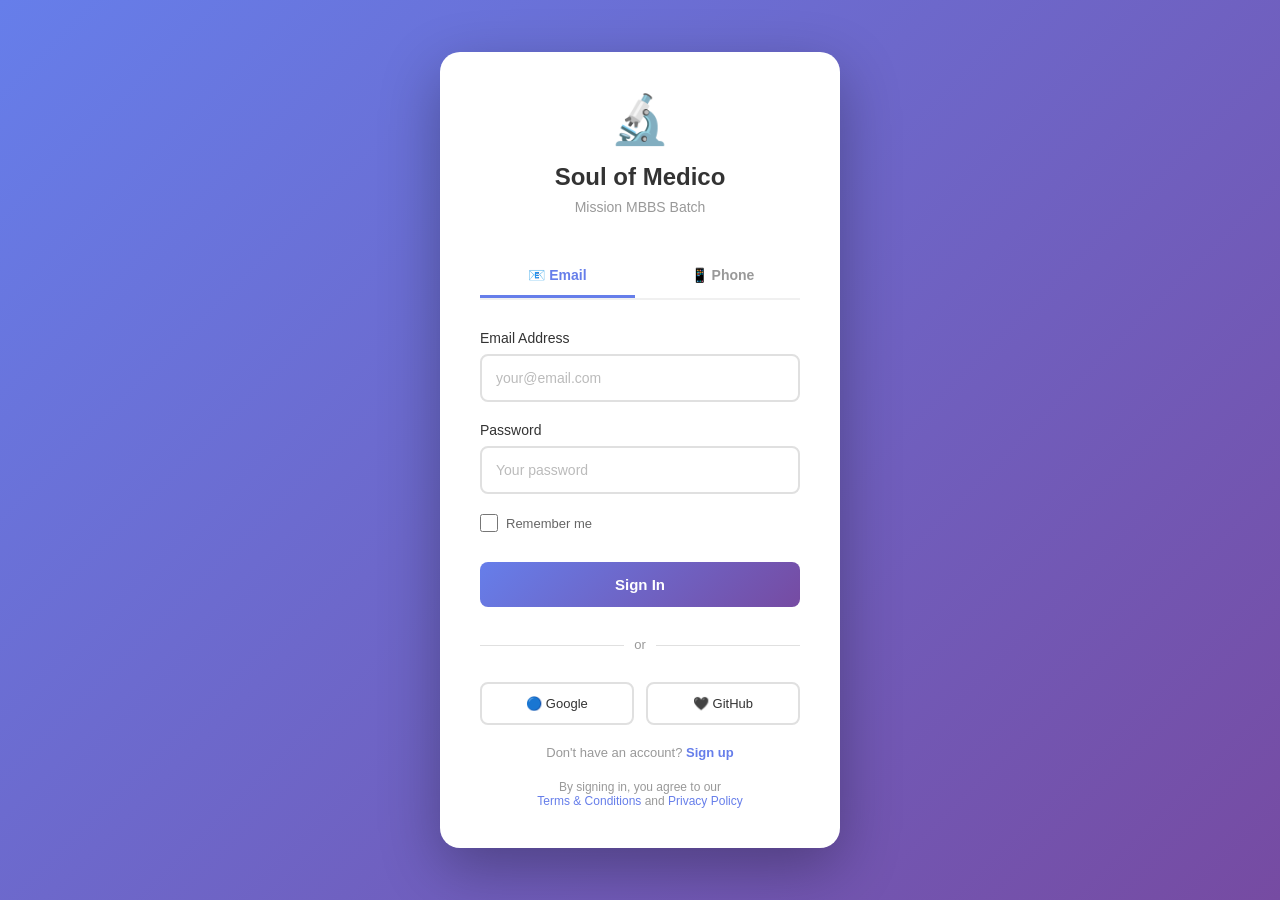
<file: index.html>
<!DOCTYPE html>
<html lang="en">
<head>
    <meta charset="UTF-8">
    <meta name="viewport" content="width=device-width, initial-scale=1.0">
    <meta name="theme-color" content="#667eea">
    <meta name="description" content="Soul of Medico - Your Complete NEET Preparation Platform">
    <title>Soul of Medico - Mission MBBS</title>
    <link rel="stylesheet" href="style.css">
    <link rel="manifest" href="manifest.json">
    <link rel="apple-touch-icon" href="data:image/svg+xml,<svg xmlns='http://www.w3.org/2000/svg' viewBox='0 0 192 192'><rect fill='%23667eea' width='192' height='192'/><text x='50%' y='50%' font-size='80' fill='white' text-anchor='middle' dominant-baseline='central' font-weight='bold'>📚</text></svg>">
</head>
<body>

<div class="container">
    <!-- HOME SCREEN -->
    <div class="screen home-screen active" id="homeScreen">
        <div class="top-bar">
            <div class="profile-icon" onclick="goToProfile()">A</div>
            <div class="top-bar-center">
                <div class="batch-name">Mission MBBS</div>
                <div class="batch-info">NEET Preparation</div>
            </div>
            <div class="notification-bell" onclick="alert('No new notifications')">🔔</div>
        </div>

        <div class="scroll-container">
            <!-- Batch Content Card -->
            <div class="card" onclick="goToLectures()">
                <div class="card-title">📚 Lectures</div>
                <div class="card-subtitle">Watch video lectures</div>
                <button class="btn-small btn-small-primary" onclick="event.stopPropagation(); goToLectures()">Go to Lectures</button>
            </div>

            <!-- DPP Card -->
            <div class="card" onclick="goToDPP()">
                <div class="card-title">📝 Daily Practice Problems</div>
                <div class="card-subtitle">Solve practice questions</div>
                <button class="btn-small btn-small-primary" onclick="event.stopPropagation(); goToDPP()">Start DPP</button>
            </div>

            <!-- Tests Card -->
            <div class="card" onclick="goToTests()">
                <div class="card-title">✏️ Tests</div>
                <div class="card-subtitle">Attempt mock tests</div>
                <button class="btn-small btn-small-primary" onclick="event.stopPropagation(); goToTests()">Take Test</button>
            </div>

            <!-- Admin Panel Card -->
            <div class="card" onclick="goToAdmin()" style="background: linear-gradient(135deg, #ff6b6b 0%, #ee5a6f 100%); color: white;">
                <div class="card-title">🛡️ Admin Panel</div>
                <div class="card-subtitle">Upload lecture videos</div>
                <button class="btn-small" style="background: rgba(255,255,255,0.2); color: white; border: 2px solid white;" onclick="event.stopPropagation(); goToAdmin()">Go to Admin</button>
            </div>
        </div>
    </div>

    <!-- PROFILE SCREEN -->
    <div class="screen profile-screen" id="profileScreen">
        <div class="top-bar">
            <button class="back-btn" onclick="goToHome()">← Back</button>
            <div class="top-bar-center">
                <div class="batch-name">Profile</div>
            </div>
            <div style="width: 40px;"></div>
        </div>

        <div class="scroll-container">
            <div style="text-align: center; padding: 30px 0;">
                <div style="font-size: 64px; margin-bottom: 10px;">👤</div>
                <div style="font-size: 18px; font-weight: 600;">User</div>
                <div style="color: #999; font-size: 14px;">user@example.com</div>
            </div>

            <div class="profile-section">
                <div class="profile-item">
                    <span class="profile-label">Batch</span>
                    <span class="profile-value">Mission MBBS</span>
                </div>
            </div>

            <div class="profile-section">
                <button class="btn btn-secondary" onclick="goToSettings()">⚙️ Settings</button>
                <button class="btn btn-secondary" style="margin-top: 10px;" onclick="logout()">🚪 Logout</button>
            </div>
        </div>
    </div>

    <!-- SETTINGS SCREEN -->
    <div class="screen settings-screen" id="settingsScreen">
        <div class="top-bar">
            <button class="back-btn" onclick="goToProfile()">← Back</button>
            <div class="top-bar-center">
                <div class="batch-name">Settings</div>
            </div>
            <div style="width: 40px;"></div>
        </div>

        <div class="scroll-container">
            <div class="settings-group">
                <div class="settings-title">Display</div>
                <div class="settings-item">
                    <span>Dark Mode</span>
                    <div class="toggle-switch" onclick="toggleDarkMode(this)"></div>
                </div>
            </div>
        </div>
    </div>

    <!-- BOTTOM NAVIGATION -->
    <div class="bottom-nav">
        <button class="nav-item active" onclick="goToHome()">
            <div class="nav-icon">🏠</div>
            Home
        </button>
        <button class="nav-item" onclick="goToLectures()">
            <div class="nav-icon">🎥</div>
            Lectures
        </button>
        <button class="nav-item" onclick="goToTests()">
            <div class="nav-icon">📝</div>
            Tests
        </button>
        <button class="nav-item" onclick="goToProfile()">
            <div class="nav-icon">👤</div>
            Profile
        </button>
    </div>
</div>

<script src="app.js"></script>
</body>
</html>
</file>
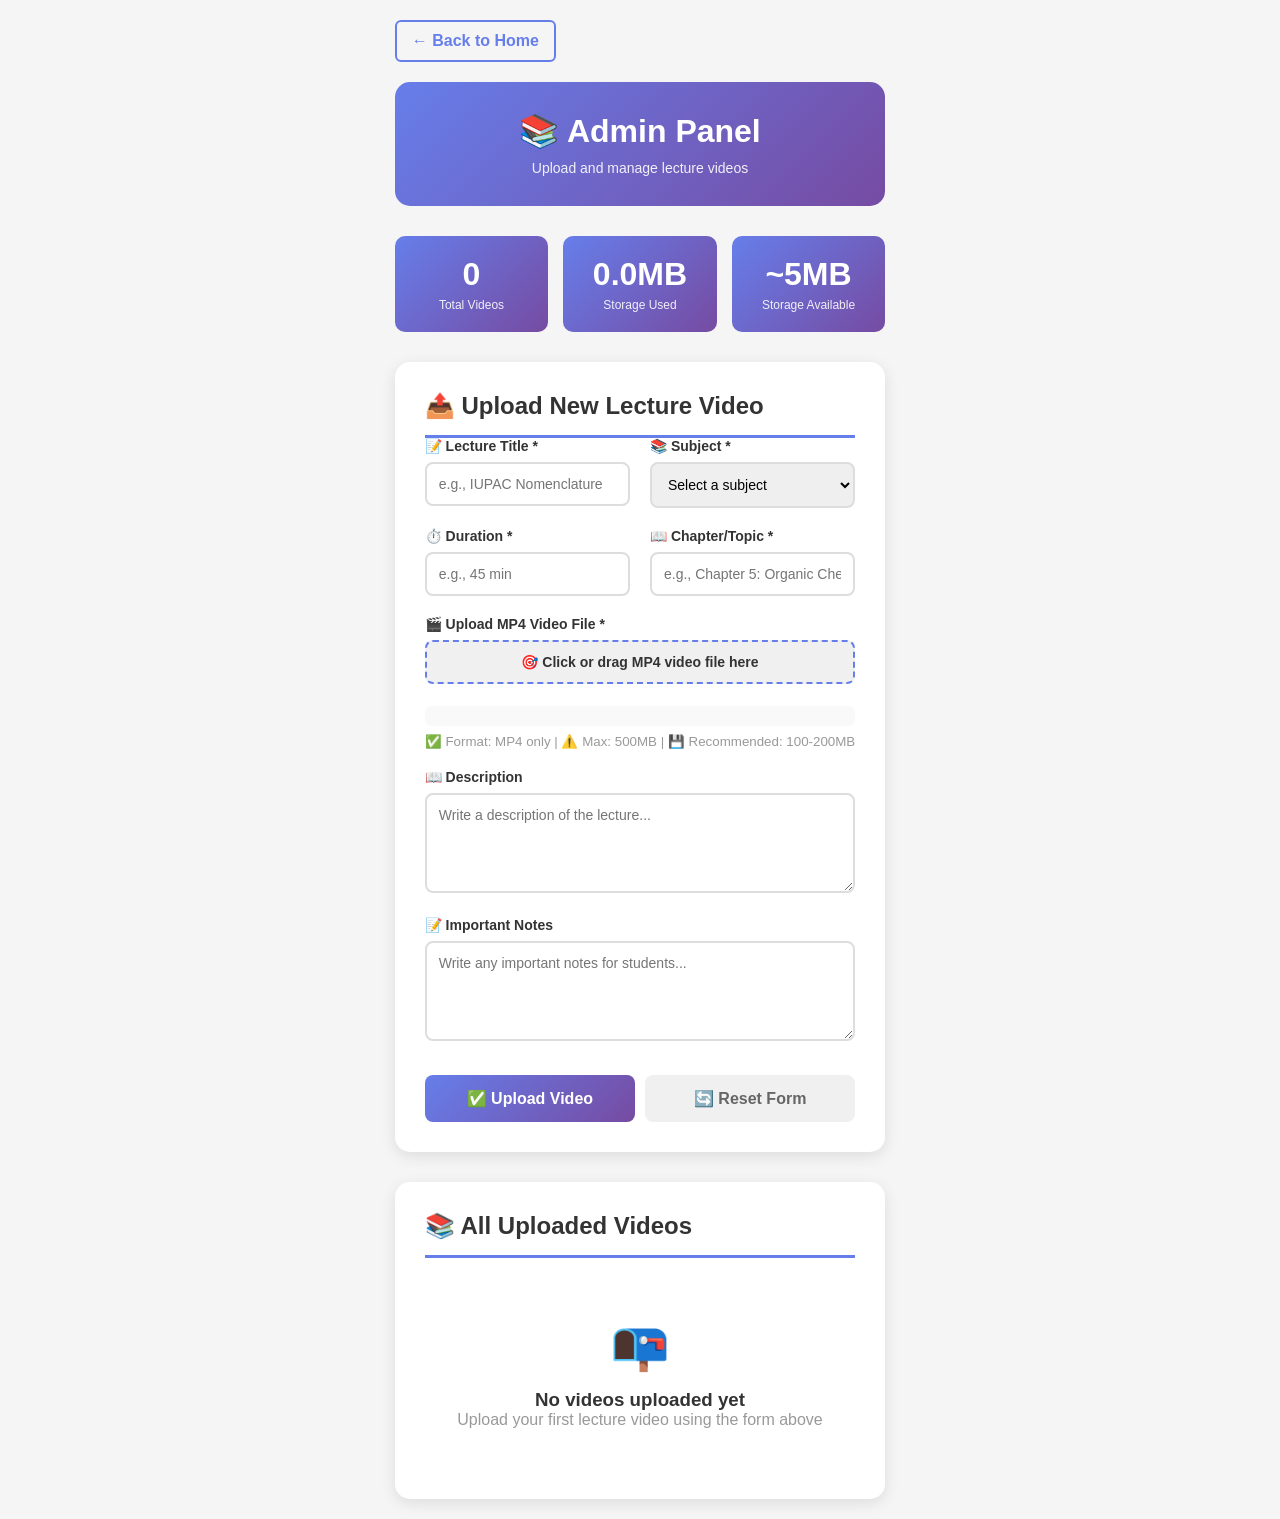
<file: admin.html>
<!DOCTYPE html>
<html lang="en">
<head>
    <meta charset="UTF-8">
    <meta name="viewport" content="width=device-width, initial-scale=1.0">
    <meta name="theme-color" content="#667eea">
    <meta name="description" content="Admin Panel - Upload and Manage Videos for Soul of Medico">
    <title>Admin Panel - Soul of Medico</title>
    <link rel="stylesheet" href="style.css">
    <link rel="manifest" href="manifest.json">
    <link rel="apple-touch-icon" href="data:image/svg+xml,<svg xmlns='http://www.w3.org/2000/svg' viewBox='0 0 192 192'><rect fill='%23667eea' width='192' height='192'/><text x='50%' y='50%' font-size='80' fill='white' text-anchor='middle' dominant-baseline='central' font-weight='bold'>📚</text></svg>">
    <style>
        .admin-container {
            max-width: 1000px;
            margin: 0 auto;
            padding: 20px;
        }

        .admin-header {
            background: linear-gradient(135deg, #667eea 0%, #764ba2 100%);
            color: white;
            padding: 30px;
            border-radius: 15px;
            margin-bottom: 30px;
            text-align: center;
        }

        .admin-header h1 {
            margin: 0;
            font-size: 32px;
            margin-bottom: 10px;
        }

        .admin-header p {
            margin: 0;
            opacity: 0.9;
            font-size: 14px;
        }

        .upload-section {
            background: white;
            padding: 30px;
            border-radius: 15px;
            box-shadow: 0 4px 15px rgba(0,0,0,0.1);
            margin-bottom: 30px;
        }

        .upload-section h2 {
            color: #333;
            margin-top: 0;
            border-bottom: 3px solid #667eea;
            padding-bottom: 15px;
        }

        .form-group {
            margin-bottom: 20px;
        }

        .form-group label {
            display: block;
            font-weight: bold;
            color: #333;
            margin-bottom: 8px;
            font-size: 14px;
        }

        .form-group input,
        .form-group select,
        .form-group textarea {
            width: 100%;
            padding: 12px;
            border: 2px solid #ddd;
            border-radius: 8px;
            font-size: 14px;
            font-family: inherit;
            box-sizing: border-box;
            transition: border-color 0.3s;
        }

        .form-group input:focus,
        .form-group select:focus,
        .form-group textarea:focus {
            outline: none;
            border-color: #667eea;
            box-shadow: 0 0 0 3px rgba(102, 126, 234, 0.1);
        }

        .form-group textarea {
            min-height: 100px;
            resize: vertical;
        }

        .file-input-wrapper {
            position: relative;
            overflow: hidden;
            display: inline-block;
            width: 100%;
        }

        .file-input-wrapper input[type=file] {
            position: absolute;
            left: -9999px;
        }

        .file-input-label {
            display: block;
            padding: 12px 20px;
            background: #f0f0f0;
            border: 2px dashed #667eea;
            border-radius: 8px;
            text-align: center;
            cursor: pointer;
            transition: all 0.3s;
            font-weight: 500;
            color: #667eea;
        }

        .file-input-wrapper input[type=file]:hover + .file-input-label,
        .file-input-wrapper:hover .file-input-label {
            background: #667eea;
            color: white;
            border-style: solid;
        }

        .file-name {
            margin-top: 10px;
            padding: 10px;
            background: #f9f9f9;
            border-radius: 6px;
            color: #666;
            font-size: 13px;
        }

        .form-row {
            display: grid;
            grid-template-columns: 1fr 1fr;
            gap: 20px;
        }

        @media (max-width: 600px) {
            .form-row {
                grid-template-columns: 1fr;
            }
        }

        .button-group {
            display: flex;
            gap: 10px;
            justify-content: center;
            margin-top: 30px;
        }

        .btn-upload {
            flex: 1;
            padding: 14px 30px;
            background: linear-gradient(135deg, #667eea 0%, #764ba2 100%);
            color: white;
            border: none;
            border-radius: 8px;
            font-size: 16px;
            font-weight: bold;
            cursor: pointer;
            transition: transform 0.2s, box-shadow 0.2s;
        }

        .btn-upload:hover {
            transform: translateY(-2px);
            box-shadow: 0 8px 20px rgba(102, 126, 234, 0.4);
        }

        .btn-upload:active {
            transform: translateY(0);
        }

        .btn-reset {
            flex: 1;
            padding: 14px 30px;
            background: #f0f0f0;
            color: #666;
            border: none;
            border-radius: 8px;
            font-size: 16px;
            font-weight: bold;
            cursor: pointer;
            transition: all 0.2s;
        }

        .btn-reset:hover {
            background: #e0e0e0;
        }

        .videos-section {
            background: white;
            padding: 30px;
            border-radius: 15px;
            box-shadow: 0 4px 15px rgba(0,0,0,0.1);
        }

        .videos-section h2 {
            color: #333;
            margin-top: 0;
            border-bottom: 3px solid #667eea;
            padding-bottom: 15px;
        }

        .video-list {
            display: grid;
            grid-template-columns: repeat(auto-fill, minmax(250px, 1fr));
            gap: 20px;
            margin-top: 20px;
        }

        .video-card {
            background: #f9f9f9;
            border: 2px solid #ddd;
            border-radius: 10px;
            padding: 15px;
            transition: all 0.3s;
        }

        .video-card:hover {
            border-color: #667eea;
            box-shadow: 0 4px 15px rgba(102, 126, 234, 0.2);
        }

        .video-card-title {
            font-weight: bold;
            color: #333;
            font-size: 16px;
            margin-bottom: 8px;
        }

        .video-card-meta {
            font-size: 12px;
            color: #999;
            margin-bottom: 10px;
        }

        .video-card-subject {
            display: inline-block;
            background: #667eea;
            color: white;
            padding: 4px 12px;
            border-radius: 12px;
            font-size: 12px;
            margin-bottom: 10px;
        }

        .video-card-buttons {
            display: flex;
            gap: 8px;
            margin-top: 12px;
        }

        .btn-small {
            flex: 1;
            padding: 8px 12px;
            border: none;
            border-radius: 6px;
            font-size: 12px;
            cursor: pointer;
            font-weight: bold;
            transition: all 0.2s;
        }

        .btn-watch {
            background: #28a745;
            color: white;
        }

        .btn-watch:hover {
            background: #218838;
        }

        .btn-delete {
            background: #dc3545;
            color: white;
        }

        .btn-delete:hover {
            background: #c82333;
        }

        .empty-state {
            text-align: center;
            padding: 40px 20px;
            color: #999;
        }

        .empty-state-icon {
            font-size: 48px;
            margin-bottom: 15px;
        }

        .success-message {
            background: #d4edda;
            color: #155724;
            padding: 15px;
            border-radius: 8px;
            margin-bottom: 20px;
            display: none;
            animation: slideIn 0.3s ease-out;
        }

        .error-message {
            background: #f8d7da;
            color: #721c24;
            padding: 15px;
            border-radius: 8px;
            margin-bottom: 20px;
            display: none;
            animation: slideIn 0.3s ease-out;
        }

        @keyframes slideIn {
            from {
                transform: translateY(-20px);
                opacity: 0;
            }
            to {
                transform: translateY(0);
                opacity: 1;
            }
        }

        .loading {
            display: inline-block;
            width: 20px;
            height: 20px;
            border: 3px solid rgba(255,255,255,0.3);
            border-radius: 50%;
            border-top-color: white;
            animation: spin 1s ease-in-out infinite;
        }

        @keyframes spin {
            to { transform: rotate(360deg); }
        }

        .back-link {
            display: inline-block;
            margin-bottom: 20px;
            color: #667eea;
            text-decoration: none;
            font-weight: bold;
            padding: 10px 15px;
            border: 2px solid #667eea;
            border-radius: 6px;
            transition: all 0.2s;
        }

        .back-link:hover {
            background: #667eea;
            color: white;
        }

        .stats {
            display: grid;
            grid-template-columns: repeat(auto-fit, minmax(150px, 1fr));
            gap: 15px;
            margin-bottom: 30px;
        }

        .stat-card {
            background: linear-gradient(135deg, #667eea 0%, #764ba2 100%);
            color: white;
            padding: 20px;
            border-radius: 10px;
            text-align: center;
        }

        .stat-number {
            font-size: 32px;
            font-weight: bold;
            margin-bottom: 5px;
        }

        .stat-label {
            font-size: 12px;
            opacity: 0.9;
        }

        body.dark-mode .upload-section,
        body.dark-mode .videos-section {
            background: #1a1a1a;
            color: #fff;
        }

        body.dark-mode .form-group label {
            color: #fff;
        }

        body.dark-mode .video-card {
            background: #2a2a2a;
            border-color: #444;
            color: #fff;
        }

        body.dark-mode .video-card-title {
            color: #fff;
        }

        body.dark-mode .file-input-label {
            background: #2a2a2a;
            color: #667eea;
            border-color: #667eea;
        }

        body.dark-mode .btn-reset {
            background: #2a2a2a;
            color: #fff;
            border: 2px solid #444;
        }

        body.dark-mode .btn-reset:hover {
            background: #3a3a3a;
        }
    </style>
</head>
<body>

<div class="container">
    <div class="admin-container">
        <a href="index.html" class="back-link">← Back to Home</a>

        <div class="admin-header">
            <h1>📚 Admin Panel</h1>
            <p>Upload and manage lecture videos</p>
        </div>

        <div id="successMessage" class="success-message"></div>
        <div id="errorMessage" class="error-message"></div>

        <!-- STATS -->
        <div class="stats">
            <div class="stat-card">
                <div class="stat-number" id="videoCount">0</div>
                <div class="stat-label">Total Videos</div>
            </div>
            <div class="stat-card">
                <div class="stat-number" id="storageSize">0MB</div>
                <div class="stat-label">Storage Used</div>
            </div>
            <div class="stat-card">
                <div class="stat-number" id="maxStorage">~5MB</div>
                <div class="stat-label">Storage Available</div>
            </div>
        </div>

        <!-- UPLOAD SECTION -->
        <div class="upload-section">
            <h2>📤 Upload New Lecture Video</h2>

            <div class="form-row">
                <div class="form-group">
                    <label for="lectureTitle">📝 Lecture Title *</label>
                    <input type="text" id="lectureTitle" placeholder="e.g., IUPAC Nomenclature" required>
                </div>

                <div class="form-group">
                    <label for="lectureSubject">📚 Subject *</label>
                    <select id="lectureSubject" required>
                        <option value="">Select a subject</option>
                        <option value="Chemistry">Chemistry</option>
                        <option value="Biology">Biology</option>
                        <option value="Physics">Physics</option>
                        <option value="English">English</option>
                        <option value="Mathematics">Mathematics</option>
                        <option value="History">History</option>
                        <option value="Geography">Geography</option>
                    </select>
                </div>
            </div>

            <div class="form-row">
                <div class="form-group">
                    <label for="lectureDuration">⏱️ Duration *</label>
                    <input type="text" id="lectureDuration" placeholder="e.g., 45 min" required>
                </div>

                <div class="form-group">
                    <label for="lectureChapter">📖 Chapter/Topic *</label>
                    <input type="text" id="lectureChapter" placeholder="e.g., Chapter 5: Organic Chemistry" required>
                </div>
            </div>

            <div class="form-group">
                <label for="videoFile">🎬 Upload MP4 Video File *</label>
                <div class="file-input-wrapper">
                    <input type="file" id="videoFile" accept="video/mp4" required>
                    <label for="videoFile" class="file-input-label">
                        🎯 Click or drag MP4 video file here
                    </label>
                </div>
                <div id="fileName" class="file-name"></div>
                <small style="color: #999; display: block; margin-top: 8px;">
                    ✅ Format: MP4 only | ⚠️ Max: 500MB | 💾 Recommended: 100-200MB
                </small>
            </div>

            <div class="form-group">
                <label for="lectureDescription">📖 Description</label>
                <textarea id="lectureDescription" placeholder="Write a description of the lecture..."></textarea>
            </div>

            <div class="form-group">
                <label for="lectureNotes">📝 Important Notes</label>
                <textarea id="lectureNotes" placeholder="Write any important notes for students..."></textarea>
            </div>

            <div class="button-group">
                <button class="btn-upload" onclick="uploadLecture()">
                    ✅ Upload Video
                </button>
                <button class="btn-reset" onclick="resetForm()">
                    🔄 Reset Form
                </button>
            </div>
        </div>

        <!-- VIDEOS LIST SECTION -->
        <div class="videos-section">
            <h2>📚 All Uploaded Videos</h2>
            <div id="videosList" class="video-list"></div>
        </div>
    </div>
</div>

<script src="data.js"></script>
<script>
    // ============================================
    // ADMIN PANEL FUNCTIONS
    // ============================================

    let lecturesData = [];

    function initAdmin() {
        console.log('🔧 Admin panel initializing...');
        
        // Load dark mode
        if (localStorage.getItem('darkMode') === 'true') {
            document.body.classList.add('dark-mode');
        }

        // Load lectures from localStorage
        let savedLectures = localStorage.getItem('lectures');
        if (savedLectures) {
            lecturesData = JSON.parse(savedLectures);
            console.log('✅ Loaded', lecturesData.length, 'lectures');
        } else {
            lecturesData = [];
        }

        displayVideos();
        updateStats();

        // File input visual feedback
        const videoFile = document.getElementById('videoFile');
        videoFile.addEventListener('change', function() {
            const fileName = document.getElementById('fileName');
            if (this.files && this.files[0]) {
                const file = this.files[0];
                const sizeMB = (file.size / 1024 / 1024).toFixed(2);
                fileName.innerHTML = `✅ Selected: <strong>${file.name}</strong> (${sizeMB}MB)`;
            }
        });

        // Drag and drop
        const fileInputWrapper = document.querySelector('.file-input-wrapper');
        fileInputWrapper.addEventListener('dragover', (e) => {
            e.preventDefault();
            fileInputWrapper.style.opacity = '0.7';
        });

        fileInputWrapper.addEventListener('dragleave', () => {
            fileInputWrapper.style.opacity = '1';
        });

        fileInputWrapper.addEventListener('drop', (e) => {
            e.preventDefault();
            fileInputWrapper.style.opacity = '1';
            videoFile.files = e.dataTransfer.files;
            
            const event = new Event('change', { bubbles: true });
            videoFile.dispatchEvent(event);
        });
    }

    function uploadLecture() {
        const title = document.getElementById('lectureTitle').value.trim();
        const subject = document.getElementById('lectureSubject').value.trim();
        const duration = document.getElementById('lectureDuration').value.trim();
        const chapter = document.getElementById('lectureChapter').value.trim();
        const description = document.getElementById('lectureDescription').value.trim();
        const notes = document.getElementById('lectureNotes').value.trim();
        const videoFile = document.getElementById('videoFile');

        // Validation
        if (!title || !subject || !duration || !chapter) {
            showError('❌ Please fill all required fields');
            return;
        }

        if (!videoFile.files || videoFile.files.length === 0) {
            showError('❌ Please select a video file');
            return;
        }

        const file = videoFile.files[0];
        const sizeMB = file.size / 1024 / 1024;

        // Validate file type
        if (!file.type.includes('video/mp4')) {
            showError('❌ Only MP4 format is supported');
            return;
        }

        // Validate file size
        if (sizeMB > 500) {
            showError('❌ File is too large (Max 500MB)');
            return;
        }

        console.log('📤 Reading video file:', file.name);

        const reader = new FileReader();
        reader.onload = function(e) {
            const newId = lecturesData.length > 0 ? Math.max(...lecturesData.map(l => l.id)) + 1 : 1;

            const newLecture = {
                id: newId,
                title: title,
                subject: subject,
                duration: duration,
                chapter: chapter,
                description: description,
                notes: notes,
                videoFile: e.target.result
            };

            lecturesData.push(newLecture);
            localStorage.setItem('lectures', JSON.stringify(lecturesData));

            console.log('✅ Lecture saved:', newLecture);
            showSuccess(`✅ "${title}" uploaded successfully!`);
            resetForm();
            displayVideos();
            updateStats();
        };

        reader.onerror = function() {
            showError('❌ Error reading file. Please try again.');
        };

        reader.readAsDataURL(file);
    }

    function displayVideos() {
        const videosList = document.getElementById('videosList');

        if (lecturesData.length === 0) {
            videosList.innerHTML = `
                <div style="grid-column: 1/-1;">
                    <div class="empty-state">
                        <div class="empty-state-icon">📭</div>
                        <h3>No videos uploaded yet</h3>
                        <p>Upload your first lecture video using the form above</p>
                    </div>
                </div>
            `;
            return;
        }

        let html = '';
        lecturesData.forEach(lecture => {
            html += `
                <div class="video-card">
                    <div class="video-card-title">${lecture.title}</div>
                    <div class="video-card-meta">
                        <span class="video-card-subject">${lecture.subject}</span>
                    </div>
                    <div class="video-card-meta">
                        ⏱️ ${lecture.duration} | 📖 ${lecture.chapter}
                    </div>
                    <div class="video-card-buttons">
                        <button class="btn-small btn-watch" onclick="watchVideo(${lecture.id})">
                            ▶️ Watch
                        </button>
                        <button class="btn-small btn-delete" onclick="deleteVideo(${lecture.id})">
                            🗑️ Delete
                        </button>
                    </div>
                </div>
            `;
        });

        videosList.innerHTML = html;
    }

    function deleteVideo(id) {
        if (confirm('⚠️ Are you sure you want to delete this video?')) {
            const lecture = lecturesData.find(l => l.id === id);
            lecturesData = lecturesData.filter(l => l.id !== id);
            localStorage.setItem('lectures', JSON.stringify(lecturesData));

            console.log('🗑️ Deleted:', lecture.title);
            showSuccess(`✅ "${lecture.title}" deleted successfully`);
            displayVideos();
            updateStats();
        }
    }

    function watchVideo(id) {
        // Redirect to lectures page with specific video
        localStorage.setItem('currentVideoId', id);
        window.location.href = 'lectures.html';
    }

    function resetForm() {
        document.getElementById('lectureTitle').value = '';
        document.getElementById('lectureSubject').value = '';
        document.getElementById('lectureDuration').value = '';
        document.getElementById('lectureChapter').value = '';
        document.getElementById('lectureDescription').value = '';
        document.getElementById('lectureNotes').value = '';
        document.getElementById('videoFile').value = '';
        document.getElementById('fileName').textContent = '';
    }

    function showSuccess(message) {
        const successMsg = document.getElementById('successMessage');
        successMsg.textContent = message;
        successMsg.style.display = 'block';
        setTimeout(() => {
            successMsg.style.display = 'none';
        }, 4000);
    }

    function showError(message) {
        const errorMsg = document.getElementById('errorMessage');
        errorMsg.textContent = message;
        errorMsg.style.display = 'block';
        setTimeout(() => {
            errorMsg.style.display = 'none';
        }, 4000);
    }

    function updateStats() {
        document.getElementById('videoCount').textContent = lecturesData.length;
        
        // Calculate storage used
        let totalSize = 0;
        lecturesData.forEach(lecture => {
            if (lecture.videoFile) {
                totalSize += lecture.videoFile.length;
            }
        });
        
        const storageMB = (totalSize / 1024 / 1024).toFixed(1);
        document.getElementById('storageSize').textContent = storageMB + 'MB';
    }

    // Initialize on page load
    window.addEventListener('DOMContentLoaded', initAdmin);

    console.log('✅ admin.js loaded successfully');
</script>
</body>
</html>
</file>
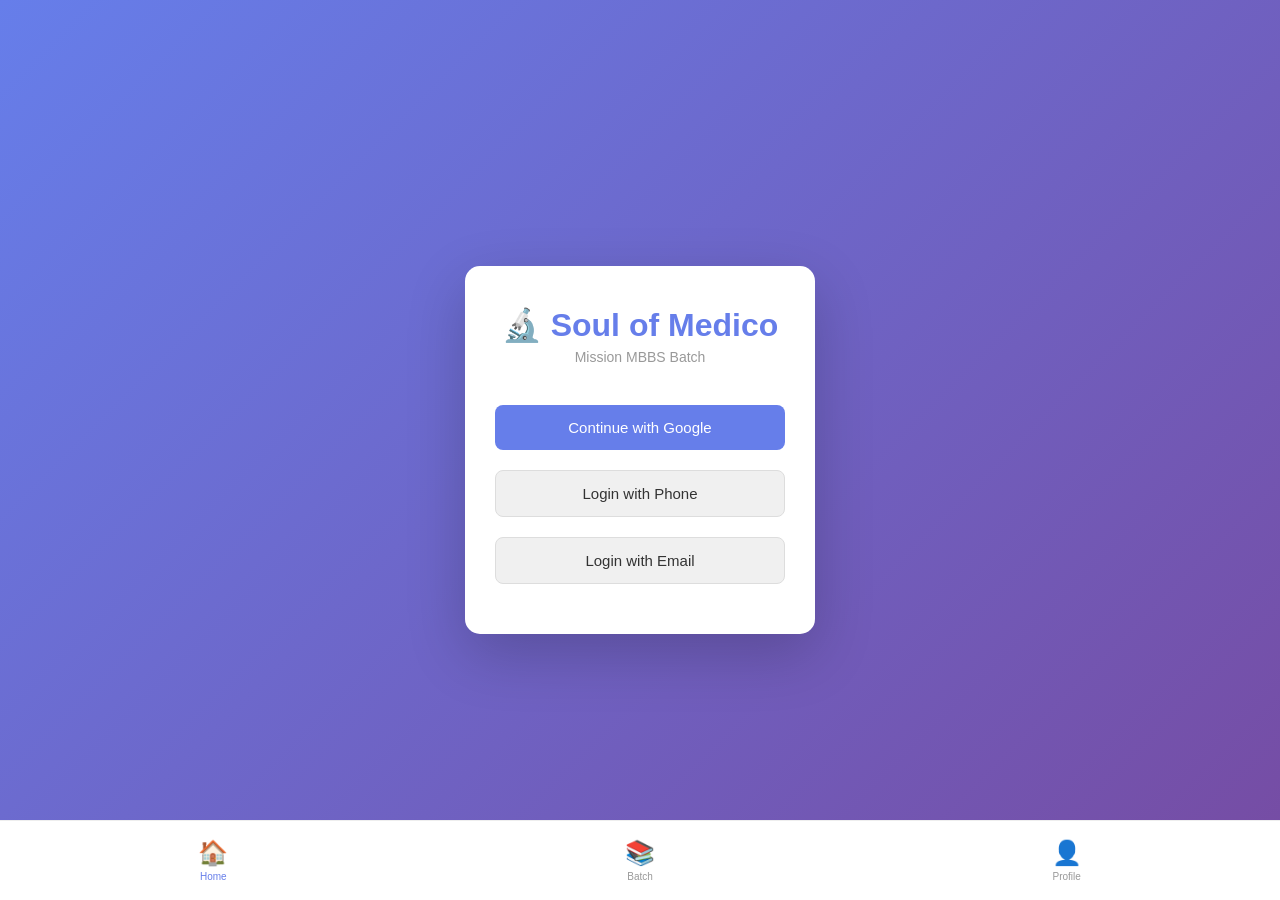
<file: app.html>
<!DOCTYPE html>
<html lang="en">
<head>
    <meta charset="UTF-8">
    <meta name="viewport" content="width=device-width, initial-scale=1.0">
    <title>Soul of Medico - Mission MBBS</title>
    <style>
        * {
            margin: 0;
            padding: 0;
            box-sizing: border-box;
        }

        body {
            font-family: -apple-system, BlinkMacSystemFont, 'Segoe UI', Roboto, Oxygen, Ubuntu, Cantarell, sans-serif;
            background: #f5f5f5;
            color: #333;
            overflow: hidden;
        }

        /* Dark Mode */
        body.dark-mode {
            background: #0a0e27;
            color: #fff;
        }

        .container {
            width: 100%;
            height: 100vh;
            display: flex;
            flex-direction: column;
        }

        /* ==================== LOGIN SCREEN ==================== */
        .screen {
            display: none;
            flex: 1;
            flex-direction: column;
            width: 100%;
            height: 100%;
            padding: 20px;
        }

        .screen.active {
            display: flex;
        }

        .login-screen {
            justify-content: center;
            align-items: center;
            background: linear-gradient(135deg, #667eea 0%, #764ba2 100%);
        }

        .login-box {
            background: white;
            padding: 40px 30px;
            border-radius: 15px;
            text-align: center;
            width: 100%;
            max-width: 350px;
            box-shadow: 0 20px 60px rgba(0,0,0,0.2);
        }

        .login-box.dark-mode {
            background: #1a1f3a;
            color: #fff;
        }

        .logo {
            font-size: 32px;
            font-weight: bold;
            color: #667eea;
            margin-bottom: 5px;
        }

        .login-box.dark-mode .logo {
            color: #8b9aff;
        }

        .tagline {
            color: #999;
            font-size: 14px;
            margin-bottom: 30px;
        }

        .login-box.dark-mode .tagline {
            color: #aaa;
        }

        .btn {
            width: 100%;
            padding: 14px;
            margin: 10px 0;
            border: none;
            border-radius: 8px;
            font-size: 15px;
            font-weight: 500;
            cursor: pointer;
            transition: all 0.3s;
        }

        .btn-primary {
            background: #667eea;
            color: white;
        }

        .btn-primary:hover {
            background: #5568d3;
            transform: translateY(-2px);
        }

        .btn-secondary {
            background: #f0f0f0;
            color: #333;
            border: 1px solid #ddd;
        }

        .btn-secondary:hover {
            background: #e8e8e8;
        }

        .login-box.dark-mode .btn-secondary {
            background: #2a2f4a;
            color: #fff;
            border: 1px solid #3a3f5a;
        }

        .btn-secondary:hover {
            transform: translateY(-2px);
        }

        /* ==================== TOP BAR ==================== */
        .top-bar {
            background: white;
            padding: 15px 20px;
            display: flex;
            justify-content: space-between;
            align-items: center;
            border-bottom: 1px solid #eee;
            padding-top: 20px;
        }

        body.dark-mode .top-bar {
            background: #1a1f3a;
            border-bottom: 1px solid #333;
        }

        .profile-icon {
            width: 40px;
            height: 40px;
            border-radius: 50%;
            background: #667eea;
            color: white;
            display: flex;
            justify-content: center;
            align-items: center;
            cursor: pointer;
            font-weight: bold;
            transition: all 0.3s;
        }

        .profile-icon:hover {
            transform: scale(1.1);
        }

        .top-bar-center {
            text-align: center;
        }

        .batch-name {
            font-weight: 600;
            font-size: 16px;
        }

        .batch-info {
            font-size: 12px;
            color: #999;
        }

        body.dark-mode .batch-info {
            color: #aaa;
        }

        .notification-bell {
            font-size: 20px;
            cursor: pointer;
            transition: all 0.3s;
        }

        .notification-bell:hover {
            transform: scale(1.2);
        }

        /* ==================== HOME SCREEN ==================== */
        .home-screen {
            padding-bottom: 80px;
        }

        .scroll-container {
            flex: 1;
            overflow-y: auto;
            padding: 15px;
        }

        .scroll-container::-webkit-scrollbar {
            width: 6px;
        }

        .scroll-container::-webkit-scrollbar-track {
            background: #f0f0f0;
        }

        body.dark-mode .scroll-container::-webkit-scrollbar-track {
            background: #1a1f3a;
        }

        .scroll-container::-webkit-scrollbar-thumb {
            background: #667eea;
            border-radius: 3px;
        }

        .card {
            background: white;
            border-radius: 12px;
            padding: 20px;
            margin: 10px 0;
            box-shadow: 0 2px 8px rgba(0,0,0,0.08);
            transition: all 0.3s;
            cursor: pointer;
        }

        body.dark-mode .card {
            background: #1a1f3a;
            box-shadow: 0 2px 8px rgba(0,0,0,0.3);
        }

        .card:hover {
            box-shadow: 0 5px 15px rgba(0,0,0,0.12);
            transform: translateY(-2px);
        }

        .card-title {
            font-weight: 600;
            font-size: 16px;
            margin-bottom: 10px;
            color: #333;
        }

        body.dark-mode .card-title {
            color: #fff;
        }

        .card-subtitle {
            font-size: 14px;
            color: #999;
            margin-bottom: 15px;
        }

        body.dark-mode .card-subtitle {
            color: #aaa;
        }

        .btn-small {
            padding: 10px 20px;
            border-radius: 6px;
            border: none;
            cursor: pointer;
            font-size: 14px;
            font-weight: 500;
            transition: all 0.3s;
        }

        .btn-small-primary {
            background: #667eea;
            color: white;
        }

        .btn-small-primary:hover {
            background: #5568d3;
        }

        /* ==================== BATCH SCREEN ==================== */
        .batch-screen {
            flex-direction: column;
            padding: 0;
        }

        .tabs {
            display: flex;
            background: white;
            border-bottom: 1px solid #eee;
            padding: 0 15px;
            margin-top: 60px;
        }

        body.dark-mode .tabs {
            background: #1a1f3a;
            border-bottom: 1px solid #333;
        }

        .tab {
            padding: 15px 20px;
            cursor: pointer;
            border-bottom: 3px solid transparent;
            transition: all 0.3s;
            font-weight: 500;
            font-size: 14px;
        }

        .tab.active {
            color: #667eea;
            border-bottom-color: #667eea;
        }

        .tab-content {
            display: none;
            flex: 1;
            overflow-y: auto;
            padding: 15px;
        }

        .tab-content.active {
            display: flex;
            flex-direction: column;
        }

        /* ==================== CHAPTER LIST ==================== */
        .chapter {
            margin: 15px 0;
        }

        .chapter-title {
            font-weight: 600;
            font-size: 16px;
            margin-bottom: 10px;
            padding: 10px;
            background: #f5f5f5;
            border-radius: 6px;
            cursor: pointer;
            transition: all 0.3s;
        }

        body.dark-mode .chapter-title {
            background: #2a2f4a;
        }

        .chapter-title:hover {
            background: #efefef;
        }

        body.dark-mode .chapter-title:hover {
            background: #3a3f5a;
        }

        .chapter.expanded .chapter-title {
            background: #667eea;
            color: white;
        }

        .lecture-list {
            display: none;
            max-height: 0;
            overflow: hidden;
            transition: max-height 0.3s;
        }

        .chapter.expanded .lecture-list {
            display: block;
            max-height: 500px;
        }

        .lecture-item {
            background: white;
            padding: 12px;
            margin: 8px 0 8px 10px;
            border-radius: 6px;
            cursor: pointer;
            border-left: 4px solid #667eea;
            transition: all 0.3s;
            display: flex;
            justify-content: space-between;
            align-items: center;
        }

        body.dark-mode .lecture-item {
            background: #2a2f4a;
        }

        .lecture-item:hover {
            box-shadow: 0 2px 8px rgba(102, 126, 234, 0.2);
            transform: translateX(5px);
        }

        .lecture-info {
            flex: 1;
        }

        .lecture-title {
            font-weight: 500;
            font-size: 14px;
        }

        .lecture-meta {
            font-size: 12px;
            color: #999;
            margin-top: 4px;
        }

        body.dark-mode .lecture-meta {
            color: #aaa;
        }

        .lecture-status {
            font-size: 18px;
            margin-left: 10px;
        }

        /* ==================== VIDEO PLAYER SCREEN ==================== */
        .video-screen {
            flex-direction: column;
            padding: 0;
        }

        .video-header {
            display: flex;
            align-items: center;
            gap: 10px;
            padding: 15px 20px;
            background: white;
            border-bottom: 1px solid #eee;
            margin-top: 20px;
        }

        body.dark-mode .video-header {
            background: #1a1f3a;
            border-bottom: 1px solid #333;
        }

        .back-btn {
            background: none;
            border: none;
            font-size: 20px;
            cursor: pointer;
            color: #667eea;
        }

        .video-title {
            font-weight: 600;
            flex: 1;
        }

        .video-container {
            width: 100%;
            aspect-ratio: 16/9;
            background: #000;
            display: flex;
            justify-content: center;
            align-items: center;
        }

        .video-container iframe {
            width: 100%;
            height: 100%;
            border: none;
        }

        .video-controls {
            padding: 15px 20px;
            background: white;
            border-bottom: 1px solid #eee;
            display: flex;
            gap: 10px;
            align-items: center;
        }

        body.dark-mode .video-controls {
            background: #1a1f3a;
            border-bottom: 1px solid #333;
        }

        .speed-btn {
            padding: 8px 12px;
            border: 1px solid #667eea;
            color: #667eea;
            background: transparent;
            border-radius: 4px;
            cursor: pointer;
            font-size: 12px;
            transition: all 0.3s;
        }

        .speed-btn.active {
            background: #667eea;
            color: white;
        }

        .video-description {
            padding: 20px;
            flex: 1;
            overflow-y: auto;
        }

        .description-tabs {
            display: flex;
            gap: 20px;
            border-bottom: 1px solid #eee;
            padding: 0 20px;
            margin-top: 10px;
        }

        body.dark-mode .description-tabs {
            border-bottom: 1px solid #333;
        }

        .desc-tab {
            padding: 12px 0;
            border-bottom: 3px solid transparent;
            cursor: pointer;
            font-weight: 500;
            transition: all 0.3s;
        }

        .desc-tab.active {
            color: #667eea;
            border-bottom-color: #667eea;
        }

        .desc-content {
            display: none;
            padding: 15px 0;
            font-size: 14px;
            line-height: 1.6;
        }

        .desc-content.active {
            display: block;
        }

        /* ==================== DPP QUESTION SCREEN ==================== */
        .dpp-screen {
            flex-direction: column;
            padding: 0;
        }

        .question-header {
            background: white;
            padding: 20px;
            border-bottom: 1px solid #eee;
            margin-top: 60px;
        }

        body.dark-mode .question-header {
            background: #1a1f3a;
            border-bottom: 1px solid #333;
        }

        .question-number {
            font-size: 14px;
            color: #999;
            margin-bottom: 10px;
        }

        body.dark-mode .question-number {
            color: #aaa;
        }

        .question-text {
            font-weight: 500;
            font-size: 15px;
            line-height: 1.6;
        }

        .question-body {
            flex: 1;
            overflow-y: auto;
            padding: 20px;
        }

        .options {
            display: flex;
            flex-direction: column;
            gap: 12px;
        }

        .option {
            padding: 15px;
            border: 2px solid #eee;
            border-radius: 8px;
            cursor: pointer;
            transition: all 0.3s;
            background: white;
        }

        body.dark-mode .option {
            background: #1a1f3a;
            border-color: #333;
        }

        .option:hover {
            border-color: #667eea;
            background: #f9f9ff;
        }

        body.dark-mode .option:hover {
            background: #2a2f4a;
        }

        .option.selected {
            border-color: #667eea;
            background: #f0f4ff;
        }

        body.dark-mode .option.selected {
            background: #2a2f4a;
        }

        .option.correct {
            border-color: #22c55e;
            background: #f0fdf4;
        }

        .option.incorrect {
            border-color: #ef4444;
            background: #fef2f2;
        }

        .option-text {
            font-weight: 500;
        }

        .question-nav {
            display: flex;
            gap: 10px;
            padding: 15px 20px;
            background: white;
            border-top: 1px solid #eee;
        }

        body.dark-mode .question-nav {
            background: #1a1f3a;
            border-top: 1px solid #333;
        }

        .question-nav button {
            flex: 1;
            padding: 12px;
            border-radius: 6px;
            border: none;
            cursor: pointer;
            font-weight: 500;
            transition: all 0.3s;
        }

        .question-nav .btn-primary {
            background: #667eea;
            color: white;
        }

        .question-nav .btn-primary:disabled {
            background: #ccc;
            cursor: not-allowed;
        }

        .question-nav .btn-secondary {
            background: #f0f0f0;
            color: #333;
        }

        body.dark-mode .question-nav .btn-secondary {
            background: #2a2f4a;
            color: #fff;
        }

        /* ==================== RESULT SCREEN ==================== */
        .result-screen {
            justify-content: center;
            align-items: center;
            flex-direction: column;
        }

        .result-box {
            background: white;
            padding: 40px;
            border-radius: 12px;
            text-align: center;
            max-width: 350px;
            box-shadow: 0 10px 30px rgba(0,0,0,0.1);
        }

        body.dark-mode .result-box {
            background: #1a1f3a;
        }

        .result-score {
            font-size: 64px;
            font-weight: bold;
            color: #667eea;
            margin: 20px 0;
        }

        .result-detail {
            font-size: 14px;
            color: #999;
            margin: 10px 0;
        }

        body.dark-mode .result-detail {
            color: #aaa;
        }

        .result-detail strong {
            color: #333;
            font-weight: 600;
        }

        body.dark-mode .result-detail strong {
            color: #fff;
        }

        .result-button {
            margin-top: 30px;
        }

        /* ==================== PROFILE SCREEN ==================== */
        .profile-screen {
            padding-bottom: 100px;
        }

        .profile-section {
            background: white;
            padding: 20px;
            margin: 15px;
            border-radius: 12px;
        }

        body.dark-mode .profile-section {
            background: #1a1f3a;
        }

        .profile-item {
            display: flex;
            justify-content: space-between;
            align-items: center;
            padding: 15px 0;
            border-bottom: 1px solid #eee;
        }

        body.dark-mode .profile-item {
            border-bottom: 1px solid #333;
        }

        .profile-item:last-child {
            border-bottom: none;
        }

        .profile-label {
            font-weight: 500;
            color: #666;
        }

        body.dark-mode .profile-label {
            color: #aaa;
        }

        .profile-value {
            font-weight: 600;
            color: #333;
        }

        body.dark-mode .profile-value {
            color: #fff;
        }

        /* ==================== SETTINGS SCREEN ==================== */
        .settings-screen {
            padding-bottom: 100px;
        }

        .settings-group {
            background: white;
            padding: 20px;
            margin: 15px;
            border-radius: 12px;
        }

        body.dark-mode .settings-group {
            background: #1a1f3a;
        }

        .settings-title {
            font-weight: 600;
            margin-bottom: 15px;
            color: #333;
        }

        body.dark-mode .settings-title {
            color: #fff;
        }

        .settings-item {
            display: flex;
            justify-content: space-between;
            align-items: center;
            padding: 12px 0;
        }

        .toggle-switch {
            width: 50px;
            height: 28px;
            background: #ddd;
            border-radius: 14px;
            position: relative;
            cursor: pointer;
            transition: all 0.3s;
        }

        .toggle-switch.active {
            background: #667eea;
        }

        .toggle-switch::after {
            content: '';
            position: absolute;
            width: 24px;
            height: 24px;
            background: white;
            border-radius: 50%;
            top: 2px;
            left: 2px;
            transition: all 0.3s;
        }

        .toggle-switch.active::after {
            left: 24px;
        }

        /* ==================== BOTTOM NAV ==================== */
        .bottom-nav {
            position: fixed;
            bottom: 0;
            width: 100%;
            background: white;
            border-top: 1px solid #eee;
            display: flex;
            justify-content: space-around;
            padding: 8px 0;
            z-index: 100;
        }

        body.dark-mode .bottom-nav {
            background: #1a1f3a;
            border-top: 1px solid #333;
        }

        .nav-item {
            flex: 1;
            text-align: center;
            padding: 10px 0;
            cursor: pointer;
            transition: all 0.3s;
            border: none;
            background: none;
            color: #999;
            font-size: 10px;
            font-weight: 500;
        }

        .nav-item.active {
            color: #667eea;
        }

        .nav-icon {
            font-size: 24px;
            margin-bottom: 4px;
        }

        /* ==================== RESPONSIVE ==================== */
        @media (max-width: 480px) {
            body {
                font-size: 14px;
            }

            .login-box {
                padding: 30px 20px;
            }
        }
    </style>
</head>
<body>

<div class="container">
    <!-- LOGIN SCREEN -->
    <div class="screen login-screen active" id="loginScreen">
        <div class="login-box">
            <div class="logo">🔬 Soul of Medico</div>
            <div class="tagline">Mission MBBS Batch</div>
            <button class="btn btn-primary" onclick="goToHome()">Continue with Google</button>
            <button class="btn btn-secondary" onclick="goToHome()">Login with Phone</button>
            <button class="btn btn-secondary" onclick="goToHome()">Login with Email</button>
        </div>
    </div>

    <!-- HOME SCREEN -->
    <div class="screen home-screen" id="homeScreen">
        <div class="top-bar">
            <div class="profile-icon" onclick="goToProfile()">A</div>
            <div class="top-bar-center">
                <div class="batch-name">Mission MBBS</div>
                <div class="batch-info">NEET Preparation</div>
            </div>
            <div class="notification-bell" onclick="alert('No new notifications')">🔔</div>
        </div>

        <div class="scroll-container">
            <!-- Continue Learning Card -->
            <div class="card" onclick="goToVideo()">
                <div class="card-title">▶️ Continue Learning</div>
                <div class="card-subtitle">Physics - Current Electricity</div>
                <div style="margin-bottom: 10px; font-size: 14px;">Last watched: 23:45 min</div>
                <button class="btn-small btn-small-primary" onclick="event.stopPropagation(); goToVideo()">Resume</button>
            </div>

            <!-- Batch Content Card -->
            <div class="card" onclick="goToBatch()">
                <div class="card-title">📚 Batch Content</div>
                <div style="display: flex; gap: 15px; margin-top: 15px;">
                    <div style="text-align: center; flex: 1;">
                        <div style="font-size: 24px;">🎥</div>
                        <div style="font-size: 12px; margin-top: 5px;">Lectures</div>
                    </div>
                    <div style="text-align: center; flex: 1;">
                        <div style="font-size: 24px;">📝</div>
                        <div style="font-size: 12px; margin-top: 5px;">DPP</div>
                    </div>
                    <div style="text-align: center; flex: 1;">
                        <div style="font-size: 24px;">✏️</div>
                        <div style="font-size: 12px; margin-top: 5px;">Tests</div>
                    </div>
                </div>
            </div>

            <!-- Recently Added Card -->
            <div class="card">
                <div class="card-title">⭐ Recently Added</div>
                <div class="card-subtitle">Last 24 hours</div>
                <div style="font-size: 14px; margin: 10px 0;">• Biology - Cell Division</div>
                <div style="font-size: 14px; margin: 10px 0;">• Chemistry - Thermodynamics</div>
                <div style="font-size: 14px;">• Physics - Optics</div>
            </div>

            <!-- Your Activity Card -->
            <div class="card">
                <div class="card-title">📊 Your Activity</div>
                <div style="margin: 15px 0;">
                    <div style="font-size: 14px; margin: 8px 0;">Lectures watched: <strong>24</strong></div>
                    <div style="font-size: 14px; margin: 8px 0;">Tests attempted: <strong>8</strong></div>
                    <div style="font-size: 14px; margin: 8px 0;">Total study time: <strong>42h 30m</strong></div>
                </div>
            </div>
        </div>
    </div>

    <!-- BATCH SCREEN -->
    <div class="screen batch-screen" id="batchScreen">
        <div class="top-bar">
            <div style="width: 40px;"></div>
            <div class="top-bar-center">
                <div class="batch-name">Mission MBBS</div>
            </div>
            <div class="notification-bell" onclick="alert('No new notifications')">🔔</div>
        </div>

        <div class="tabs">
            <div class="tab active" onclick="switchTab('lecturesTab')">🎥 Lectures</div>
            <div class="tab" onclick="switchTab('dppTab')">📝 DPP</div>
            <div class="tab" onclick="switchTab('testsTab')">✏️ Tests</div>
        </div>

        <!-- LECTURES TAB -->
        <div class="tab-content active" id="lecturesTab">
            <div class="scroll-container">
                <!-- Physics Chapter -->
                <div class="chapter" onclick="toggleChapter(this)">
                    <div class="chapter-title">⚡ Physics</div>
                    <div class="lecture-list">
                        <div class="lecture-item" onclick="event.stopPropagation(); goToVideo()">
                            <div class="lecture-info">
                                <div class="lecture-title">Current Electricity</div>
                                <div class="lecture-meta">45 min • Uploaded 2 days ago</div>
                            </div>
                            <div class="lecture-status">✅</div>
                        </div>
                        <div class="lecture-item" onclick="event.stopPropagation(); goToVideo()">
                            <div class="lecture-info">
                                <div class="lecture-title">Magnetism</div>
                                <div class="lecture-meta">52 min • Uploaded today</div>
                            </div>
                            <div class="lecture-status">⏱️</div>
                        </div>
                    </div>
                </div>

                <!-- Chemistry Chapter -->
                <div class="chapter" onclick="toggleChapter(this)">
                    <div class="chapter-title">🧪 Chemistry</div>
                    <div class="lecture-list">
                        <div class="lecture-item" onclick="event.stopPropagation(); goToVideo()">
                            <div class="lecture-info">
                                <div class="lecture-title">Organic Chemistry Basics</div>
                                <div class="lecture-meta">38 min • Uploaded 1 week ago</div>
                            </div>
                            <div class="lecture-status">▶️</div>
                        </div>
                        <div class="lecture-item" onclick="event.stopPropagation(); goToVideo()">
                            <div class="lecture-info">
                                <div class="lecture-title">Thermodynamics</div>
                                <div class="lecture-meta">47 min • Uploaded 3 days ago</div>
                            </div>
                            <div class="lecture-status">▶️</div>
                        </div>
                    </div>
                </div>

                <!-- Biology Chapter -->
                <div class="chapter" onclick="toggleChapter(this)">
                    <div class="chapter-title">🧬 Biology</div>
                    <div class="lecture-list">
                        <div class="lecture-item" onclick="event.stopPropagation(); goToVideo()">
                            <div class="lecture-info">
                                <div class="lecture-title">Human Physiology - Part 1</div>
                                <div class="lecture-meta">55 min • Uploaded yesterday</div>
                            </div>
                            <div class="lecture-status">▶️</div>
                        </div>
                        <div class="lecture-item" onclick="event.stopPropagation(); goToVideo()">
                            <div class="lecture-info">
                                <div class="lecture-title">Cell Division & Genetics</div>
                                <div class="lecture-meta">42 min • Uploaded today</div>
                            </div>
                            <div class="lecture-status">▶️</div>
                        </div>
                    </div>
                </div>
            </div>
        </div>

        <!-- DPP TAB -->
        <div class="tab-content" id="dppTab">
            <div class="scroll-container">
                <!-- Physics DPP -->
                <div class="chapter" onclick="toggleChapter(this)">
                    <div class="chapter-title">⚡ Physics</div>
                    <div class="lecture-list">
                        <div class="lecture-item" onclick="event.stopPropagation(); goToDPP()">
                            <div class="lecture-info">
                                <div class="lecture-title">Current Electricity - DPP 1</div>
                                <div class="lecture-meta">10 questions • 30 min</div>
                            </div>
                            <div class="lecture-status">▶️</div>
                        </div>
                        <div class="lecture-item" onclick="event.stopPropagation(); goToDPP()">
                            <div class="lecture-info">
                                <div class="lecture-title">Current Electricity - DPP 2</div>
                                <div class="lecture-meta">10 questions • 30 min</div>
                            </div>
                            <div class="lecture-status">✅</div>
                        </div>
                    </div>
                </div>

                <!-- Chemistry DPP -->
                <div class="chapter" onclick="toggleChapter(this)">
                    <div class="chapter-title">🧪 Chemistry</div>
                    <div class="lecture-list">
                        <div class="lecture-item" onclick="event.stopPropagation(); goToDPP()">
                            <div class="lecture-info">
                                <div class="lecture-title">Organic Chemistry - DPP 1</div>
                                <div class="lecture-meta">10 questions • 30 min</div>
                            </div>
                            <div class="lecture-status">▶️</div>
                        </div>
                    </div>
                </div>
            </div>
        </div>

        <!-- TESTS TAB -->
        <div class="tab-content" id="testsTab">
            <div class="scroll-container">
                <div class="card" onclick="goToTest()">
                    <div class="card-title">📋 Chapter Test - Physics</div>
                    <div style="font-size: 14px; margin: 10px 0;">
                        <div>Questions: 25</div>
                        <div>Duration: 45 min</div>
                    </div>
                    <button class="btn-small btn-small-primary" onclick="event.stopPropagation(); goToTest()">Start Test</button>
                </div>

                <div class="card" onclick="goToTest()">
                    <div class="card-title">📋 Full Length Test - NEET</div>
                    <div style="font-size: 14px; margin: 10px 0;">
                        <div>Questions: 200</div>
                        <div>Duration: 180 min</div>
                    </div>
                    <button class="btn-small btn-small-primary" onclick="event.stopPropagation(); goToTest()">Start Test</button>
                </div>

                <div class="card">
                    <div class="card-title">📋 Quick Quiz - Chemistry</div>
                    <div style="font-size: 14px; margin: 10px 0;">
                        <div>Questions: 15</div>
                        <div>Duration: 20 min</div>
                    </div>
                    <button class="btn-small btn-small-primary" onclick="event.stopPropagation(); goToTest()">Start Test</button>
                </div>
            </div>
        </div>
    </div>

    <!-- VIDEO PLAYER SCREEN -->
    <div class="screen video-screen" id="videoScreen">
        <div class="video-header">
            <button class="back-btn" onclick="goToBatch()">← Back</button>
            <div class="video-title">Current Electricity</div>
        </div>

        <div class="video-container">
            <iframe src="https://www.youtube.com/embed/dQw4w9WgXcQ" allowfullscreen></iframe>
        </div>

        <div class="video-controls">
            <span style="font-weight: 500; margin-right: auto;">Playback Speed</span>
            <button class="speed-btn active" onclick="setSpeed(this, '1x')">1x</button>
            <button class="speed-btn" onclick="setSpeed(this, '1.5x')">1.5x</button>
            <button class="speed-btn" onclick="setSpeed(this, '2x')">2x</button>
        </div>

        <div class="video-description">
            <div class="description-tabs">
                <div class="desc-tab active" onclick="switchDescTab(0)">Description</div>
                <div class="desc-tab" onclick="switchDescTab(1)">Attachments</div>
            </div>
            <div class="desc-content active">
                <p><strong>Current Electricity Lecture</strong></p>
                <p>This lecture covers the fundamentals of electric current, Ohm's law, and circuit analysis.</p>
                <p><br><strong>Topics Covered:</strong></p>
                <ul>
                    <li>Definition of electric current</li>
                    <li>Ohm's law and resistance</li>
                    <li>Series and parallel circuits</li>
                    <li>Power and energy</li>
                </ul>
            </div>
            <div class="desc-content">
                <p>📄 <strong>Current_Electricity_Notes.pdf</strong> - 2.5 MB</p>
                <p>📄 <strong>Practice_Problems.pdf</strong> - 1.2 MB</p>
            </div>
        </div>
    </div>

    <!-- DPP SCREEN -->
    <div class="screen dpp-screen" id="dppScreen">
        <div class="question-header">
            <div class="question-number">Question 3 of 10</div>
            <div class="question-text">What is the SI unit of electric current?</div>
        </div>

        <div class="question-body">
            <div class="options">
                <div class="option" onclick="selectOption(this)">
                    <div class="option-text">A) Ohm</div>
                </div>
                <div class="option" onclick="selectOption(this)">
                    <div class="option-text">B) Ampere</div>
                </div>
                <div class="option" onclick="selectOption(this)">
                    <div class="option-text">C) Volt</div>
                </div>
                <div class="option" onclick="selectOption(this)">
                    <div class="option-text">D) Watt</div>
                </div>
            </div>
        </div>

        <div class="question-nav">
            <button class="btn-small btn-secondary" onclick="previousQuestion()">← Previous</button>
            <button class="btn-small btn-primary" onclick="submitAnswer()">Submit</button>
            <button class="btn-small btn-secondary" onclick="nextQuestion()">Next →</button>
        </div>
    </div>

    <!-- TEST SCREEN -->
    <div class="screen dpp-screen" id="testScreen">
        <div class="question-header">
            <div class="question-number">Question 5 of 25</div>
            <div class="question-text">A wire of length 10 m and cross-section 2 mm² has a resistance of 20 Ω. What is its resistivity?</div>
        </div>

        <div class="question-body">
            <div class="options">
                <div class="option" onclick="selectOption(this)">
                    <div class="option-text">A) 4 × 10⁻⁶ Ω·m</div>
                </div>
                <div class="option" onclick="selectOption(this)">
                    <div class="option-text">B) 2 × 10⁻⁶ Ω·m</div>
                </div>
                <div class="option" onclick="selectOption(this)">
                    <div class="option-text">C) 1 × 10⁻⁶ Ω·m</div>
                </div>
                <div class="option" onclick="selectOption(this)">
                    <div class="option-text">D) 8 × 10⁻⁶ Ω·m</div>
                </div>
            </div>
        </div>

        <div class="question-nav">
            <button class="btn-small btn-secondary" onclick="previousQuestion()">← Previous</button>
            <button class="btn-small btn-primary" onclick="submitAnswer()">Submit</button>
            <button class="btn-small btn-secondary" onclick="nextQuestion()">Next →</button>
        </div>
    </div>

    <!-- RESULT SCREEN -->
    <div class="screen result-screen" id="resultScreen">
        <div class="result-box">
            <div style="font-size: 48px;">✅</div>
            <div style="font-size: 18px; font-weight: 600; margin-top: 10px;">Quiz Complete!</div>
            <div class="result-score">8/10</div>
            <div class="result-detail">Correct: <strong>8</strong></div>
            <div class="result-detail">Wrong: <strong>2</strong></div>
            <div class="result-detail">Accuracy: <strong>80%</strong></div>
            <button class="btn btn-primary result-button" onclick="goToHome()">Back to Home</button>
        </div>
    </div>

    <!-- PROFILE SCREEN -->
    <div class="screen profile-screen" id="profileScreen">
        <div class="top-bar">
            <button class="back-btn" onclick="goToHome()">← Back</button>
            <div class="top-bar-center">
                <div class="batch-name">Profile</div>
            </div>
            <div style="width: 40px;"></div>
        </div>

        <div class="scroll-container">
            <div style="text-align: center; padding: 30px 0;">
                <div style="font-size: 64px; margin-bottom: 10px;">👤</div>
                <div style="font-size: 18px; font-weight: 600;">Aditya Kumar</div>
                <div style="color: #999; font-size: 14px;">aditya.kumar@email.com</div>
            </div>

            <div class="profile-section">
                <div class="profile-item">
                    <span class="profile-label">Batch</span>
                    <span class="profile-value">Mission MBBS</span>
                </div>
                <div class="profile-item">
                    <span class="profile-label">Enrolled</span>
                    <span class="profile-value">Jan 15, 2026</span>
                </div>
                <div class="profile-item">
                    <span class="profile-label">Tests Attempted</span>
                    <span class="profile-value">12</span>
                </div>
                <div class="profile-item">
                    <span class="profile-label">Average Score</span>
                    <span class="profile-value">76%</span>
                </div>
            </div>

            <div class="profile-section">
                <button class="btn btn-secondary" onclick="goToSettings()">⚙️ Settings</button>
                <button class="btn btn-secondary" style="margin-top: 10px;" onclick="logout()">🚪 Logout</button>
            </div>
        </div>
    </div>

    <!-- SETTINGS SCREEN -->
    <div class="screen settings-screen" id="settingsScreen">
        <div class="top-bar">
            <button class="back-btn" onclick="goToProfile()">← Back</button>
            <div class="top-bar-center">
                <div class="batch-name">Settings</div>
            </div>
            <div style="width: 40px;"></div>
        </div>

        <div class="scroll-container">
            <div class="settings-group">
                <div class="settings-title">Display</div>
                <div class="settings-item">
                    <span>Dark Mode</span>
                    <div class="toggle-switch" onclick="toggleDarkMode(this)"></div>
                </div>
            </div>

            <div class="settings-group">
                <div class="settings-title">Preferences</div>
                <div class="settings-item">
                    <span>Language</span>
                    <select style="padding: 8px; border: 1px solid #ddd; border-radius: 4px;">
                        <option>English</option>
                        <option>Hindi</option>
                    </select>
                </div>
                <div class="settings-item" style="padding-top: 12px;">
                    <span>Notifications</span>
                    <div class="toggle-switch active" onclick="toggleNotifications(this)"></div>
                </div>
            </div>
        </div>
    </div>

    <!-- BOTTOM NAVIGATION -->
    <div class="bottom-nav">
        <button class="nav-item active" onclick="goToHome()">
            <div class="nav-icon">🏠</div>
            Home
        </button>
        <button class="nav-item" onclick="goToBatch()">
            <div class="nav-icon">📚</div>
            Batch
        </button>
        <button class="nav-item" onclick="goToProfile()">
            <div class="nav-icon">👤</div>
            Profile
        </button>
    </div>
</div>

<script>
    function showScreen(screenId) {
        document.querySelectorAll('.screen').forEach(s => s.classList.remove('active'));
        document.getElementById(screenId).classList.add('active');
        
        // Update nav items
        document.querySelectorAll('.nav-item').forEach(item => item.classList.remove('active'));
        if (screenId === 'homeScreen') {
            document.querySelectorAll('.nav-item')[0].classList.add('active');
        } else if (screenId === 'batchScreen') {
            document.querySelectorAll('.nav-item')[1].classList.add('active');
        } else if (screenId === 'profileScreen') {
            document.querySelectorAll('.nav-item')[2].classList.add('active');
        }
    }

    function goToHome() { showScreen('homeScreen'); }
    function goToBatch() { showScreen('batchScreen'); }
    function goToProfile() { showScreen('profileScreen'); }
    function goToSettings() { showScreen('settingsScreen'); }
    function goToVideo() { showScreen('videoScreen'); }
    function goToDPP() { showScreen('dppScreen'); }
    function goToTest() { showScreen('testScreen'); }
    function logout() {
        showScreen('loginScreen');
    }

    function switchTab(tabId) {
        // Hide all tabs
        document.querySelectorAll('.tab-content').forEach(tab => tab.classList.remove('active'));
        
        // Remove active class from all tab buttons
        document.querySelectorAll('.tab').forEach(tab => tab.classList.remove('active'));
        
        // Show selected tab
        document.getElementById(tabId).classList.add('active');
        
        // Add active class to clicked tab
        event.target.classList.add('active');
    }

    function toggleChapter(element) {
        element.classList.toggle('expanded');
    }

    function setSpeed(btn, speed) {
        document.querySelectorAll('.speed-btn').forEach(b => b.classList.remove('active'));
        btn.classList.add('active');
        alert('Playback speed set to ' + speed);
    }

    function switchDescTab(index) {
        const tabs = document.querySelectorAll('.desc-tab');
        const contents = document.querySelectorAll('.desc-content');
        
        tabs.forEach(tab => tab.classList.remove('active'));
        contents.forEach(content => content.classList.remove('active'));
        
        tabs[index].classList.add('active');
        contents[index].classList.add('active');
    }

    function selectOption(element) {
        document.querySelectorAll('.option').forEach(opt => opt.classList.remove('selected'));
        element.classList.add('selected');
    }

    function submitAnswer() {
        const selected = document.querySelector('.option.selected');
        if (!selected) {
            alert('Please select an option');
            return;
        }
        
        // Simulate checking answer
        const correct = Math.random() > 0.3;
        if (correct) {
            selected.classList.add('correct');
            alert('✅ Correct!');
        } else {
            selected.classList.add('incorrect');
            alert('❌ Incorrect! Correct answer is option B');
        }
    }

    function nextQuestion() {
        alert('Moving to next question...');
    }

    function previousQuestion() {
        alert('Moving to previous question...');
    }

    function toggleDarkMode(element) {
        document.body.classList.toggle('dark-mode');
        element.classList.toggle('active');
    }

    function toggleNotifications(element) {
        element.classList.toggle('active');
    }
</script>

</body>
</html>
</file>
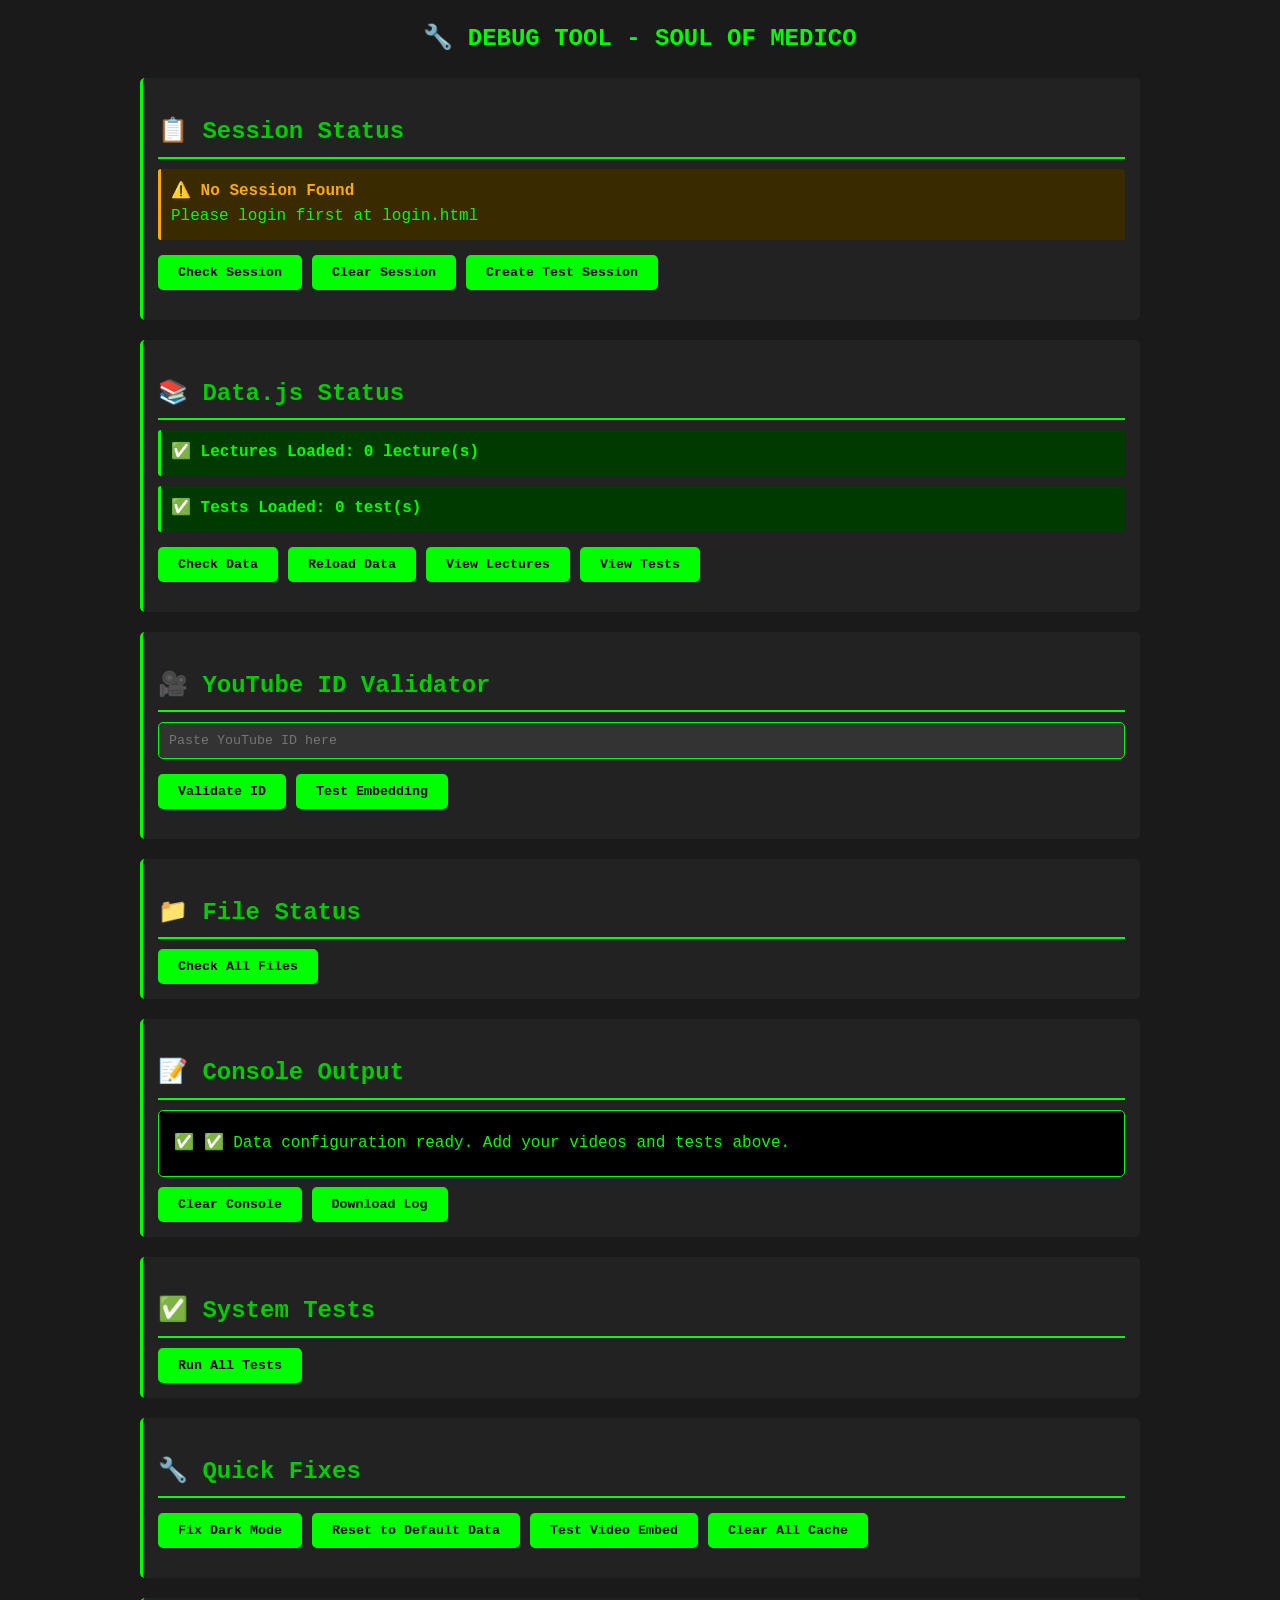
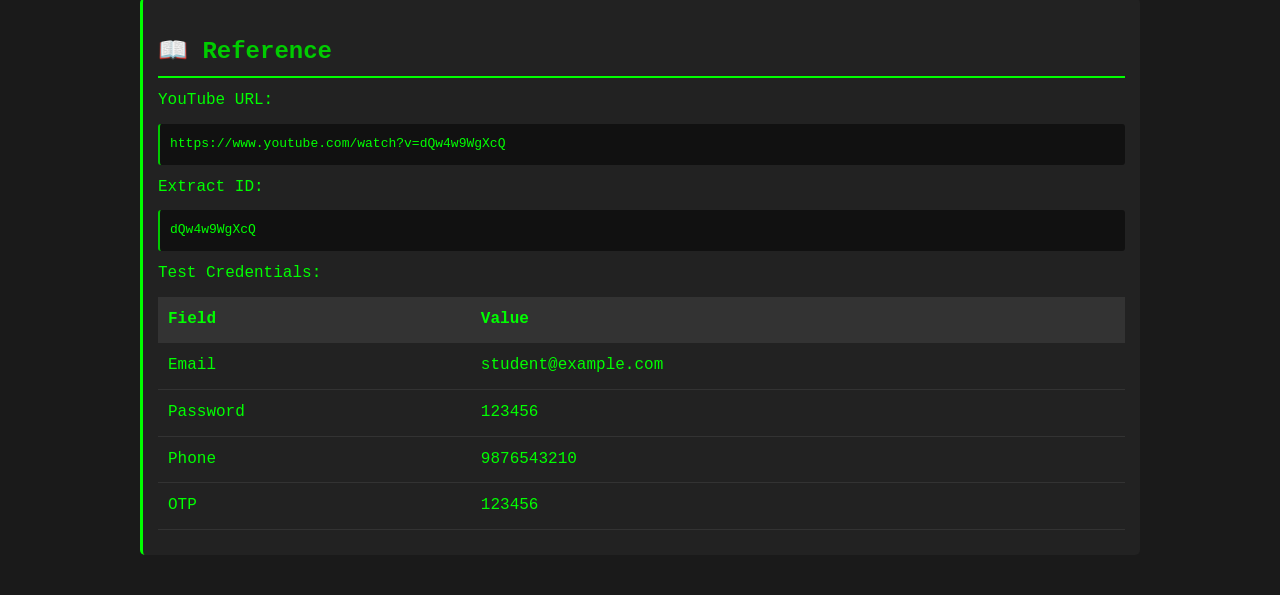
<file: debug.html>
<!DOCTYPE html>
<html lang="en">
<head>
    <meta charset="UTF-8">
    <meta name="viewport" content="width=device-width, initial-scale=1.0">
    <title>Debug Tool - Soul of Medico</title>
    <style>
        * {
            margin: 0;
            padding: 0;
            box-sizing: border-box;
        }
        body {
            font-family: 'Courier New', monospace;
            background: #1a1a1a;
            color: #00ff00;
            padding: 20px;
            line-height: 1.6;
        }
        .container {
            max-width: 1000px;
            margin: 0 auto;
        }
        h1 {
            color: #00ff00;
            margin-bottom: 20px;
            text-align: center;
            font-size: 24px;
        }
        h2 {
            color: #00cc00;
            margin-top: 20px;
            margin-bottom: 10px;
            border-bottom: 2px solid #00ff00;
            padding-bottom: 5px;
        }
        .section {
            background: #222;
            padding: 15px;
            margin-bottom: 20px;
            border-left: 3px solid #00ff00;
            border-radius: 5px;
        }
        .status-ok {
            color: #00ff00;
            font-weight: bold;
        }
        .status-error {
            color: #ff0000;
            font-weight: bold;
        }
        .status-warning {
            color: #ffaa00;
            font-weight: bold;
        }
        code {
            background: #111;
            padding: 2px 6px;
            border-radius: 3px;
            color: #00ff00;
            display: block;
            padding: 10px;
            margin: 10px 0;
            overflow-x: auto;
            border-left: 2px solid #00cc00;
        }
        .button-group {
            display: flex;
            gap: 10px;
            margin: 15px 0;
            flex-wrap: wrap;
        }
        button {
            background: #00ff00;
            color: #000;
            border: none;
            padding: 10px 20px;
            border-radius: 5px;
            cursor: pointer;
            font-weight: bold;
            font-family: monospace;
            transition: all 0.3s;
        }
        button:hover {
            background: #00cc00;
            transform: scale(1.05);
        }
        button:active {
            transform: scale(0.95);
        }
        .output {
            background: #000;
            padding: 15px;
            margin: 10px 0;
            border-radius: 5px;
            max-height: 300px;
            overflow-y: auto;
            border: 1px solid #00ff00;
        }
        .line {
            margin: 5px 0;
        }
        .test-result {
            padding: 10px;
            margin: 10px 0;
            border-radius: 3px;
            border-left: 3px solid #00ff00;
        }
        .test-result.fail {
            background: #3a0000;
            border-left-color: #ff0000;
        }
        .test-result.pass {
            background: #003a00;
            border-left-color: #00ff00;
        }
        .test-result.warn {
            background: #3a2a00;
            border-left-color: #ffaa00;
        }
        table {
            width: 100%;
            margin: 10px 0;
            border-collapse: collapse;
        }
        td, th {
            padding: 10px;
            text-align: left;
            border-bottom: 1px solid #333;
        }
        th {
            background: #333;
            color: #00ff00;
        }
        tr:hover {
            background: #2a2a2a;
        }
    </style>
</head>
<body>

<div class="container">
    <h1>🔧 DEBUG TOOL - SOUL OF MEDICO</h1>
    
    <!-- SESSION CHECK -->
    <div class="section">
        <h2>📋 Session Status</h2>
        <div id="sessionStatus"></div>
        <div class="button-group">
            <button onclick="checkSession()">Check Session</button>
            <button onclick="clearSession()">Clear Session</button>
            <button onclick="createTestSession()">Create Test Session</button>
        </div>
    </div>

    <!-- DATA CHECK -->
    <div class="section">
        <h2>📚 Data.js Status</h2>
        <div id="dataStatus"></div>
        <div class="button-group">
            <button onclick="checkData()">Check Data</button>
            <button onclick="loadDataFile()">Reload Data</button>
            <button onclick="viewLectures()">View Lectures</button>
            <button onclick="viewTests()">View Tests</button>
        </div>
    </div>

    <!-- YOUTUBE ID VALIDATOR -->
    <div class="section">
        <h2>🎥 YouTube ID Validator</h2>
        <input type="text" id="youtubeIdInput" placeholder="Paste YouTube ID here" style="padding: 10px; width: 100%; background: #333; color: #00ff00; border: 1px solid #00ff00; border-radius: 5px; font-family: monospace;">
        <div class="button-group">
            <button onclick="validateYoutubeId()">Validate ID</button>
            <button onclick="testEmbedding()">Test Embedding</button>
        </div>
        <div id="youtubeStatus"></div>
    </div>

    <!-- FILE CHECK -->
    <div class="section">
        <h2>📁 File Status</h2>
        <div id="fileStatus"></div>
        <button onclick="checkFiles()">Check All Files</button>
    </div>

    <!-- CONSOLE OUTPUT -->
    <div class="section">
        <h2>📝 Console Output</h2>
        <div class="output" id="consoleOutput"></div>
        <button onclick="clearConsole()">Clear Console</button>
        <button onclick="downloadDebugLog()">Download Log</button>
    </div>

    <!-- TESTS -->
    <div class="section">
        <h2>✅ System Tests</h2>
        <div id="testResults"></div>
        <button onclick="runAllTests()">Run All Tests</button>
    </div>

    <!-- QUICK FIXES -->
    <div class="section">
        <h2>🔧 Quick Fixes</h2>
        <div class="button-group">
            <button onclick="fixDarkMode()">Fix Dark Mode</button>
            <button onclick="resetData()">Reset to Default Data</button>
            <button onclick="testVideoEmbed()">Test Video Embed</button>
            <button onclick="clearAllCache()">Clear All Cache</button>
        </div>
    </div>

    <!-- REFERENCE -->
    <div class="section">
        <h2>📖 Reference</h2>
        <p>YouTube URL: <code>https://www.youtube.com/watch?v=dQw4w9WgXcQ</code></p>
        <p>Extract ID: <code>dQw4w9WgXcQ</code></p>
        <p>Test Credentials:</p>
        <table>
            <tr>
                <th>Field</th>
                <th>Value</th>
            </tr>
            <tr>
                <td>Email</td>
                <td>student@example.com</td>
            </tr>
            <tr>
                <td>Password</td>
                <td>123456</td>
            </tr>
            <tr>
                <td>Phone</td>
                <td>9876543210</td>
            </tr>
            <tr>
                <td>OTP</td>
                <td>123456</td>
            </tr>
        </table>
    </div>
</div>

<script>
    // Log capture
    let logs = [];
    const originalLog = console.log;
    const originalError = console.error;
    const originalWarn = console.warn;

    console.log = function(...args) {
        originalLog.apply(console, args);
        logs.push('✅ ' + args.join(' '));
        updateConsoleOutput();
    };

    console.error = function(...args) {
        originalError.apply(console, args);
        logs.push('❌ ERROR: ' + args.join(' '));
        updateConsoleOutput();
    };

    console.warn = function(...args) {
        originalWarn.apply(console, args);
        logs.push('⚠️ WARNING: ' + args.join(' '));
        updateConsoleOutput();
    };

    function updateConsoleOutput() {
        const output = document.getElementById('consoleOutput');
        output.innerHTML = logs.map(log => `<div class="line">${log}</div>`).join('');
        output.scrollTop = output.scrollHeight;
    }

    function checkSession() {
        const status = document.getElementById('sessionStatus');
        const session = localStorage.getItem('userSession');
        
        if (session) {
            try {
                const user = JSON.parse(session);
                status.innerHTML = `
                    <div class="test-result pass">
                        <span class="status-ok">✅ Session Found</span>
                        <br>User: ${user.name || 'Unknown'}
                        <br>Email: ${user.email || 'Unknown'}
                        <br>Session Data: <code>${session}</code>
                    </div>
                `;
            } catch (e) {
                status.innerHTML = `<div class="test-result fail"><span class="status-error">❌ Invalid Session Data</span><br>${e.message}</div>`;
            }
        } else {
            status.innerHTML = `<div class="test-result warn"><span class="status-warning">⚠️ No Session Found</span><br>Please login first at login.html</div>`;
        }
    }

    function clearSession() {
        localStorage.removeItem('userSession');
        document.getElementById('sessionStatus').innerHTML = `<div class="test-result pass"><span class="status-ok">✅ Session Cleared</span></div>`;
    }

    function createTestSession() {
        const testUser = {
            id: 1,
            name: 'Test Student',
            email: 'student@example.com',
            phone: '9876543210'
        };
        localStorage.setItem('userSession', JSON.stringify(testUser));
        document.getElementById('sessionStatus').innerHTML = `<div class="test-result pass"><span class="status-ok">✅ Test Session Created</span><br>User: ${testUser.name}</div>`;
    }

    function checkData() {
        const status = document.getElementById('dataStatus');
        
        // Try to load data.js
        const script = document.createElement('script');
        script.src = 'data.js?t=' + Date.now();
        script.onload = function() {
            let html = '';
            
            // Check lectures
            if (typeof lectures !== 'undefined') {
                html += `<div class="test-result pass"><span class="status-ok">✅ Lectures Loaded: ${lectures.length} lecture(s)</span>`;
                if (lectures.length > 0) {
                    html += '<ul>';
                    lectures.forEach((l, i) => {
                        html += `<li>ID: ${l.id}, Title: ${l.title}, YouTube: ${l.youtubeId || 'MISSING'}</li>`;
                    });
                    html += '</ul>';
                }
                html += '</div>';
            } else {
                html += `<div class="test-result fail"><span class="status-error">❌ Lectures Not Found</span></div>`;
            }
            
            // Check tests
            if (typeof tests !== 'undefined') {
                html += `<div class="test-result pass"><span class="status-ok">✅ Tests Loaded: ${tests.length} test(s)</span></div>`;
            } else {
                html += `<div class="test-result warn"><span class="status-warning">⚠️ Tests Not Found (OK if not added yet)</span></div>`;
            }
            
            status.innerHTML = html;
        };
        script.onerror = function() {
            status.innerHTML = `<div class="test-result fail"><span class="status-error">❌ Failed to Load data.js</span></div>`;
        };
        document.body.appendChild(script);
    }

    function loadDataFile() {
        checkData();
    }

    function viewLectures() {
        const script = document.createElement('script');
        script.src = 'data.js?t=' + Date.now();
        script.onload = function() {
            if (typeof lectures !== 'undefined') {
                const output = document.getElementById('dataStatus');
                output.innerHTML = '<pre style="background: #000; color: #00ff00; padding: 10px; overflow-x: auto;">' + 
                    JSON.stringify(lectures, null, 2) + '</pre>';
            }
        };
        document.body.appendChild(script);
    }

    function viewTests() {
        const script = document.createElement('script');
        script.src = 'data.js?t=' + Date.now();
        script.onload = function() {
            if (typeof tests !== 'undefined') {
                const output = document.getElementById('dataStatus');
                output.innerHTML = '<pre style="background: #000; color: #00ff00; padding: 10px; overflow-x: auto;">' + 
                    JSON.stringify(tests, null, 2) + '</pre>';
            }
        };
        document.body.appendChild(script);
    }

    function validateYoutubeId() {
        const input = document.getElementById('youtubeIdInput').value.trim();
        const status = document.getElementById('youtubeStatus');
        
        if (!input) {
            status.innerHTML = `<div class="test-result warn"><span class="status-warning">⚠️ Please enter a YouTube ID</span></div>`;
            return;
        }
        
        if (input.length !== 11) {
            status.innerHTML = `<div class="test-result fail"><span class="status-error">❌ Invalid Length: ${input.length} chars (should be 11)</span></div>`;
            return;
        }
        
        status.innerHTML = `<div class="test-result pass"><span class="status-ok">✅ Valid YouTube ID</span><br>ID: ${input}</div>`;
    }

    function testEmbedding() {
        const input = document.getElementById('youtubeIdInput').value.trim();
        
        if (input.length !== 11) {
            alert('Please enter a valid 11-character YouTube ID');
            return;
        }
        
        const url = `https://www.youtube.com/embed/${input}`;
        const status = document.getElementById('youtubeStatus');
        
        status.innerHTML = `<div class="test-result pass">
            <span class="status-ok">✅ Embed URL:</span>
            <code>${url}</code>
            <iframe src="${url}" width="100%" height="200" style="margin-top: 10px; border: 1px solid #00ff00;"></iframe>
        </div>`;
    }

    function checkFiles() {
        const status = document.getElementById('fileStatus');
        const files = ['login.html', 'index.html', 'lectures.html', 'tests.html', 'data.js', 'style.css', 'login.js', 'app.js', 'lectures.js', 'tests.js'];
        
        status.innerHTML = '<p>Checking files...</p>';
        
        Promise.all(files.map(file => 
            fetch(file, { method: 'HEAD' })
                .then(r => ({file, exists: r.ok}))
                .catch(() => ({file, exists: false}))
        )).then(results => {
            let html = '';
            results.forEach(r => {
                if (r.exists) {
                    html += `<div class="test-result pass"><span class="status-ok">✅</span> ${r.file}</div>`;
                } else {
                    html += `<div class="test-result fail"><span class="status-error">❌</span> ${r.file}</div>`;
                }
            });
            status.innerHTML = html;
        });
    }

    function clearConsole() {
        logs = [];
        document.getElementById('consoleOutput').innerHTML = '';
    }

    function downloadDebugLog() {
        const log = logs.join('\n');
        const blob = new Blob([log], {type: 'text/plain'});
        const url = window.URL.createObjectURL(blob);
        const a = document.createElement('a');
        a.href = url;
        a.download = 'debug-log-' + new Date().toISOString().slice(0,10) + '.txt';
        a.click();
    }

    function runAllTests() {
        const results = document.getElementById('testResults');
        results.innerHTML = '';
        
        let tests_run = 0;
        let tests_pass = 0;

        // Test 1: Session
        const session = localStorage.getItem('userSession');
        const test1 = session ? 'pass' : 'warn';
        const test1_msg = session ? 'Session exists' : 'No session (login first)';
        appendTest(test1, test1_msg);
        if (test1 === 'pass') tests_pass++;
        tests_run++;

        // Test 2: Data.js
        fetch('data.js')
            .then(r => r.ok ? (tests_pass++, 'pass') : 'fail')
            .then(result => {
                appendTest(result, 'data.js file');
                tests_run++;
                checkDataLoaded();
            });
    }

    function appendTest(status, message) {
        const results = document.getElementById('testResults');
        const div = document.createElement('div');
        div.className = 'test-result ' + (status === 'pass' ? 'pass' : status === 'fail' ? 'fail' : 'warn');
        div.innerHTML = `<span class="status-${status}">✅</span> ${message}`;
        results.appendChild(div);
    }

    function checkDataLoaded() {
        const script = document.createElement('script');
        script.src = 'data.js?t=' + Date.now();
        script.onload = function() {
            if (typeof lectures !== 'undefined' && lectures.length > 0) {
                appendTest('pass', `Data loaded (${lectures.length} lectures)`);
            } else {
                appendTest('warn', 'Data loaded but no lectures');
            }
        };
        document.body.appendChild(script);
    }

    function fixDarkMode() {
        document.body.classList.toggle('dark-mode');
        const isDark = document.body.classList.contains('dark-mode');
        localStorage.setItem('darkMode', isDark);
        document.getElementById('testResults').innerHTML = `<div class="test-result pass"><span class="status-ok">✅ Dark Mode: ${isDark ? 'ON' : 'OFF'}</span></div>`;
    }

    function resetData() {
        const defaultData = `const lectures = [
    {
        id: 1,
        title: "IUPAC Nomenclature",
        subject: "Chemistry",
        youtubeId: "58GV7_WTCoKzaX_Y",
        duration: "60 min",
        description: "Complete guide to IUPAC nomenclature",
        notes: "Learn systematic naming"
    }
];
const tests = [];`;
        alert('Copy this to data.js:\n\n' + defaultData);
    }

    function testVideoEmbed() {
        const testId = '58GV7_WTCoKzaX_Y';
        const url = `https://www.youtube.com/embed/${testId}`;
        const status = document.getElementById('testResults');
        status.innerHTML = `
            <div class="test-result pass">
                <span class="status-ok">✅ Test Video Embed</span>
                <p>Video ID: ${testId}</p>
                <iframe src="${url}" width="100%" height="300" style="margin-top: 10px; border: 1px solid #00ff00; border-radius: 5px;"></iframe>
            </div>
        `;
    }

    function clearAllCache() {
        localStorage.clear();
        sessionStorage.clear();
        document.getElementById('testResults').innerHTML = `<div class="test-result pass"><span class="status-ok">✅ Cache Cleared</span></div>`;
    }

    // Auto-check on load
    window.addEventListener('load', function() {
        checkSession();
        checkData();
    });
</script>

</body>
</html>
</file>
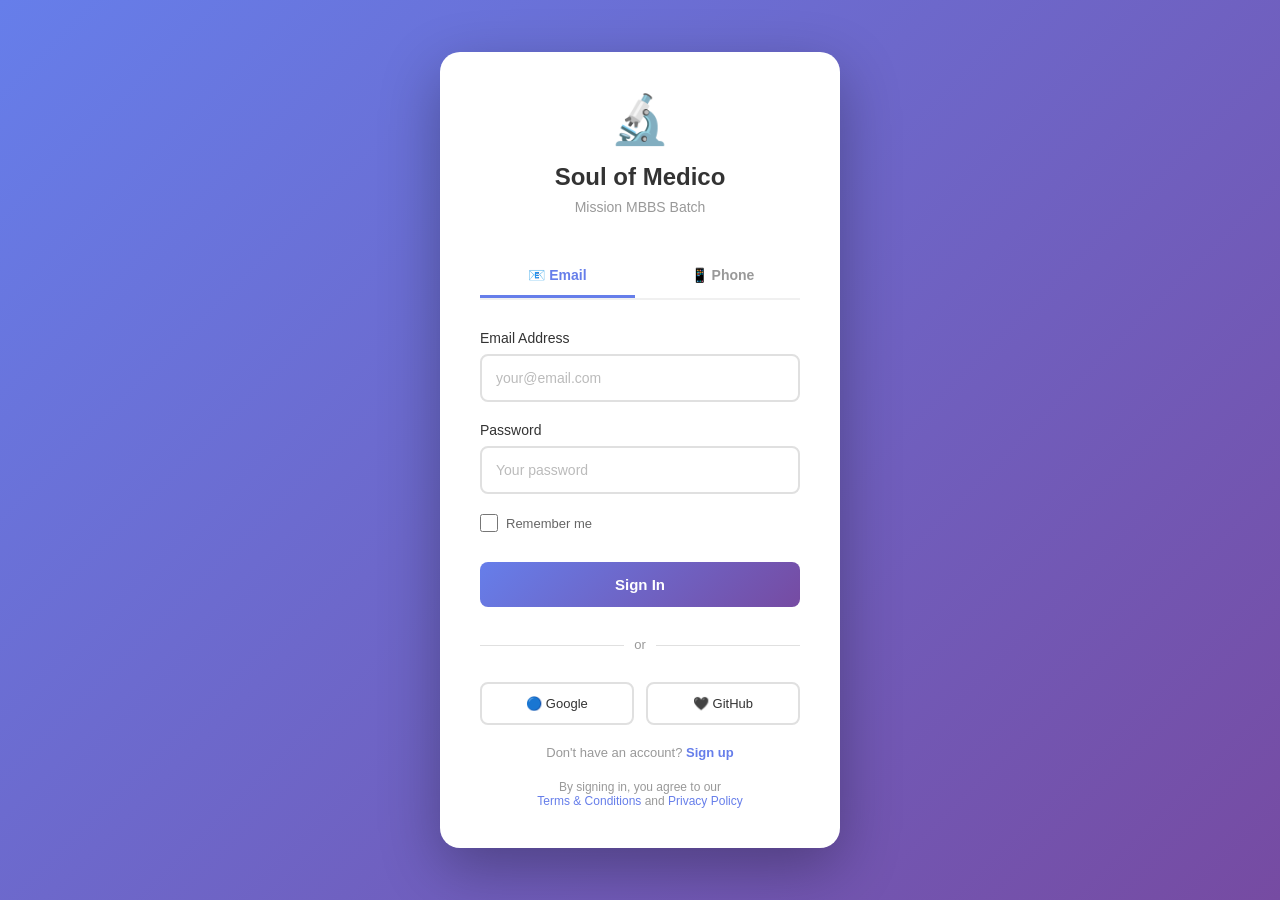
<file: lectures.html>
<!DOCTYPE html>
<html lang="en">
<head>
    <meta charset="UTF-8">
    <meta name="viewport" content="width=device-width, initial-scale=1.0">
    <meta name="theme-color" content="#667eea">
    <meta name="description" content="Video Lectures - Soul of Medico NEET Preparation">
    <title>Lectures - Soul of Medico</title>
    <link rel="stylesheet" href="style.css">
    <link rel="manifest" href="manifest.json">
    <link rel="apple-touch-icon" href="data:image/svg+xml,<svg xmlns='http://www.w3.org/2000/svg' viewBox='0 0 192 192'><rect fill='%23667eea' width='192' height='192'/><text x='50%' y='50%' font-size='80' fill='white' text-anchor='middle' dominant-baseline='central' font-weight='bold'>📚</text></svg>">
</head>
<body>

<div class="container">
    <div class="screen lecture-screen active" id="lectureScreen">
        <div class="top-bar">
            <button class="back-btn" onclick="goBack()">← Back</button>
            <div class="top-bar-center">
                <div class="batch-name">Lectures</div>
            </div>
            <div style="width: 40px;"></div>
        </div>

        <!-- LECTURE LIST VIEW -->
        <div id="lectureListView" class="scroll-container">
            <div style="padding: 15px;">
                <div style="display: flex; justify-content: space-between; align-items: center; margin-bottom: 15px;">
                    <h3 style="margin: 0; color: #333;">Select a Lecture</h3>
                    <button onclick="showAddVideoForm()" style="padding: 8px 12px; background: #007bff; color: white; border: none; border-radius: 6px; cursor: pointer; font-weight: bold; font-size: 14px;">
                        + Add Video
                    </button>
                </div>
                <div id="lecturesList"></div>
            </div>
        </div>

        <!-- ADD VIDEO FORM VIEW -->
        <div id="addVideoForm" style="display: none; flex: 1; flex-direction: column; padding: 0; overflow-y: auto;">
            <div class="video-header">
                <button class="back-btn" onclick="cancelAddVideo()">← Cancel</button>
                <div class="video-title">Add New Video</div>
            </div>
            
            <div style="padding: 20px; flex: 1;">
                <div style="margin-bottom: 15px;">
                    <label style="display: block; margin-bottom: 5px; font-weight: bold; color: #333;">📝 Lecture Title</label>
                    <input type="text" id="videoTitle" placeholder="e.g., IUPAC Nomenclature" style="width: 100%; padding: 10px; border: 1px solid #ddd; border-radius: 6px; font-size: 14px; box-sizing: border-box;">
                </div>

                <div style="margin-bottom: 15px;">
                    <label style="display: block; margin-bottom: 5px; font-weight: bold; color: #333;">📚 Subject</label>
                    <select id="videoSubject" style="width: 100%; padding: 10px; border: 1px solid #ddd; border-radius: 6px; font-size: 14px; box-sizing: border-box;">
                        <option>Chemistry</option>
                        <option>Biology</option>
                        <option>Physics</option>
                        <option>English</option>
                        <option>Mathematics</option>
                    </select>
                </div>

                <div style="margin-bottom: 15px;">
                    <label style="display: block; margin-bottom: 5px; font-weight: bold; color: #333;">⏱️ Duration</label>
                    <input type="text" id="videoDuration" placeholder="e.g., 45 min" style="width: 100%; padding: 10px; border: 1px solid #ddd; border-radius: 6px; font-size: 14px; box-sizing: border-box;">
                </div>

                <div style="margin-bottom: 15px;">
                    <label style="display: block; margin-bottom: 5px; font-weight: bold; color: #333;">🎬 Upload Video File</label>
                    <input type="file" id="videoFileInput" accept="video/*" style="width: 100%; padding: 10px; border: 1px solid #ddd; border-radius: 6px; font-size: 14px; box-sizing: border-box;">
                    <small style="color: #666; display: block; margin-top: 5px;">✅ Supported: MP4, WebM, Ogg (Max 500MB)</small>
                </div>

                <div style="margin-bottom: 15px;">
                    <label style="display: block; margin-bottom: 5px; font-weight: bold; color: #333;">📖 Description</label>
                    <textarea id="videoDescription" placeholder="Enter lecture description..." style="width: 100%; padding: 10px; border: 1px solid #ddd; border-radius: 6px; font-size: 14px; box-sizing: border-box; min-height: 80px; resize: vertical;"></textarea>
                </div>

                <div style="margin-bottom: 15px;">
                    <label style="display: block; margin-bottom: 5px; font-weight: bold; color: #333;">📝 Notes</label>
                    <textarea id="videoNotes" placeholder="Enter important notes..." style="width: 100%; padding: 10px; border: 1px solid #ddd; border-radius: 6px; font-size: 14px; box-sizing: border-box; min-height: 80px; resize: vertical;"></textarea>
                </div>

                <div style="display: flex; gap: 10px; margin-top: 20px;">
                    <button onclick="saveNewLecture()" style="flex: 1; padding: 12px; background: #28a745; color: white; border: none; border-radius: 6px; cursor: pointer; font-weight: bold; font-size: 16px;">
                        ✅ Save Lecture
                    </button>
                    <button onclick="cancelAddVideo()" style="flex: 1; padding: 12px; background: #dc3545; color: white; border: none; border-radius: 6px; cursor: pointer; font-weight: bold; font-size: 16px;">
                        ❌ Cancel
                    </button>
                </div>
            </div>
        </div>

        <!-- VIDEO PLAYER VIEW -->
        <div id="videoPlayerView" style="display: none; flex: 1; flex-direction: column; padding: 0;">
            <div class="video-header">
                <button class="back-btn" onclick="backToLectureList()">← Back</button>
                <div class="video-title" id="videoTitle">Lecture</div>
            </div>

            <div class="video-container" id="videoContainer">
                <div style="display: flex; align-items: center; justify-content: center; color: #999; width: 100%; height: 100%;">
                    Loading video...
                </div>
            </div>

            <div class="video-controls">
                <span style="font-weight: 500; margin-right: auto;">Playback Speed</span>
                <button class="speed-btn active" onclick="setSpeed(this, '1x')">1x</button>
                <button class="speed-btn" onclick="setSpeed(this, '1.5x')">1.5x</button>
                <button class="speed-btn" onclick="setSpeed(this, '2x')">2x</button>
            </div>

            <div class="video-description" id="videoDescription">
                <div class="description-tabs">
                    <div class="desc-tab active" onclick="switchDescTab(0)">Description</div>
                    <div class="desc-tab" onclick="switchDescTab(1)">Notes</div>
                </div>
                <div class="desc-content active" id="descriptionContent"></div>
                <div class="desc-content" id="notesContent"></div>
            </div>
        </div>
    </div>

    <!-- BOTTOM NAVIGATION -->
    <div class="bottom-nav">
        <button class="nav-item" onclick="goHome()">
            <div class="nav-icon">🏠</div>
            Home
        </button>
        <button class="nav-item active" onclick="goLectures()">
            <div class="nav-icon">🎥</div>
            Lectures
        </button>
        <button class="nav-item" onclick="goTests()">
            <div class="nav-icon">📝</div>
            Tests
        </button>
        <button class="nav-item" onclick="goProfile()">
            <div class="nav-icon">👤</div>
            Profile
        </button>
    </div>
</div>

<script src="data.js"></script>
<script src="lectures.js"></script>
</body>
</html>
</file>
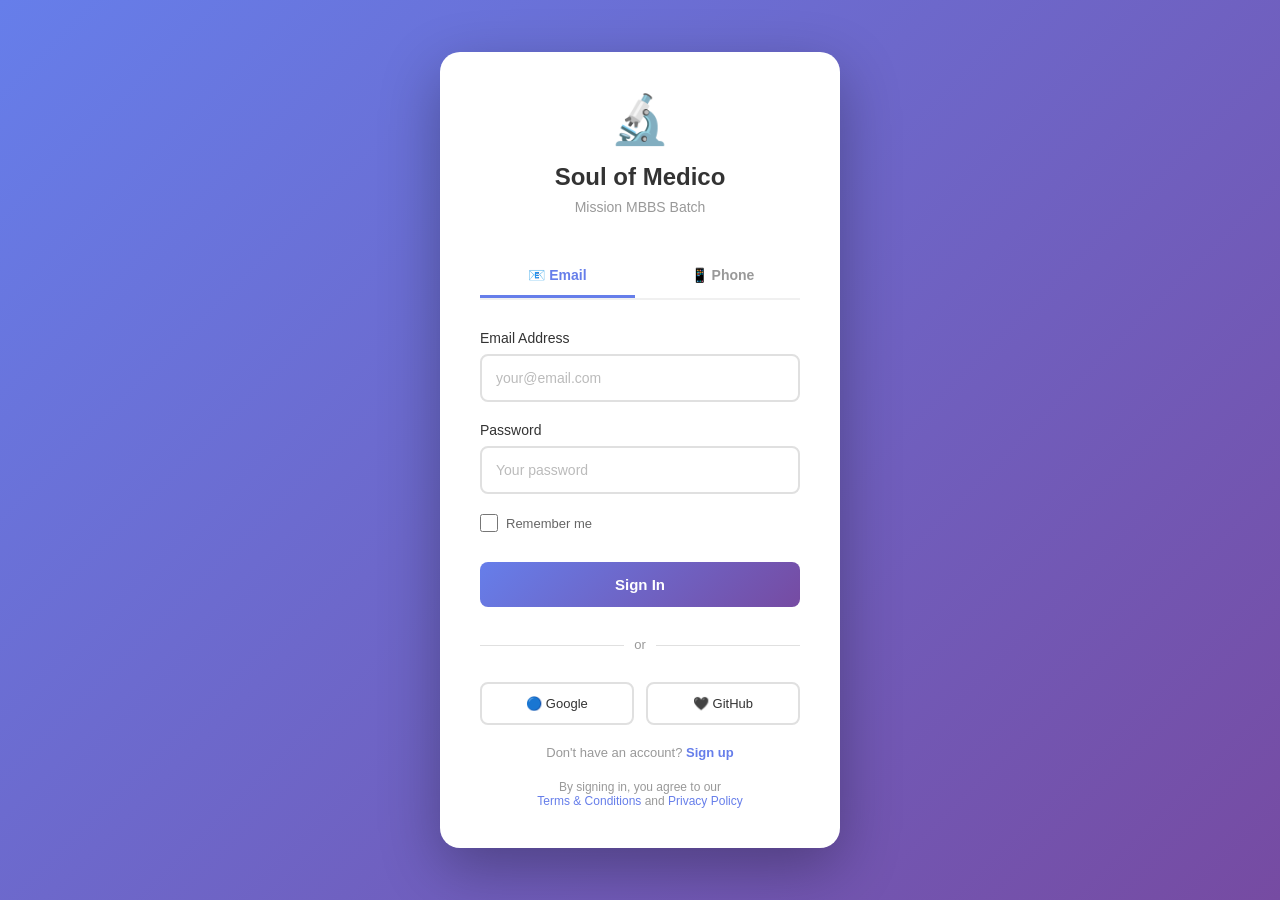
<file: login.html>
<!DOCTYPE html>
<html lang="en">
<head>
    <meta charset="UTF-8">
    <meta name="viewport" content="width=device-width, initial-scale=1.0">
    <meta name="theme-color" content="#667eea">
    <meta name="description" content="Professional NEET preparation app with video lectures and admin panel">
    <title>Soul of Medico - Login</title>
    <link rel="stylesheet" href="style.css">
    <link rel="manifest" href="manifest.json">
    <link rel="apple-touch-icon" href="data:image/svg+xml,<svg xmlns='http://www.w3.org/2000/svg' viewBox='0 0 192 192'><rect fill='%23667eea' width='192' height='192'/><text x='50%' y='50%' font-size='80' fill='white' text-anchor='middle' dominant-baseline='central' font-weight='bold'>📚</text></svg>">
    <link rel="icon" type="image/svg+xml" href="data:image/svg+xml,<svg xmlns='http://www.w3.org/2000/svg' viewBox='0 0 192 192'><rect fill='%23667eea' width='192' height='192'/><text x='50%' y='50%' font-size='80' fill='white' text-anchor='middle' dominant-baseline='central' font-weight='bold'>📚</text></svg>">
    <style>
        .login-container {
            min-height: 100vh;
            display: flex;
            align-items: center;
            justify-content: center;
            background: linear-gradient(135deg, #667eea 0%, #764ba2 100%);
            padding: 20px;
        }

        .login-card {
            background: white;
            border-radius: 20px;
            box-shadow: 0 20px 60px rgba(0,0,0,0.3);
            padding: 40px;
            width: 100%;
            max-width: 400px;
        }

        .login-card.dark-mode {
            background: #1a1f3a;
            color: #fff;
        }

        .login-header {
            text-align: center;
            margin-bottom: 40px;
        }

        .login-logo {
            font-size: 48px;
            margin-bottom: 15px;
        }

        .login-title {
            font-size: 24px;
            font-weight: 700;
            color: #333;
            margin-bottom: 8px;
        }

        .login-card.dark-mode .login-title {
            color: #fff;
        }

        .login-subtitle {
            font-size: 14px;
            color: #999;
        }

        .login-card.dark-mode .login-subtitle {
            color: #aaa;
        }

        .login-tabs {
            display: flex;
            gap: 10px;
            margin-bottom: 30px;
            border-bottom: 2px solid #f0f0f0;
        }

        .login-card.dark-mode .login-tabs {
            border-bottom: 2px solid #333;
        }

        .login-tab {
            flex: 1;
            padding: 12px;
            border: none;
            background: none;
            cursor: pointer;
            font-weight: 600;
            font-size: 14px;
            color: #999;
            border-bottom: 3px solid transparent;
            transition: all 0.3s;
        }

        .login-tab.active {
            color: #667eea;
            border-bottom-color: #667eea;
        }

        .login-tab-content {
            display: none;
        }

        .login-tab-content.active {
            display: block;
        }

        .form-group {
            margin-bottom: 20px;
        }

        .form-label {
            display: block;
            font-weight: 500;
            margin-bottom: 8px;
            color: #333;
            font-size: 14px;
        }

        .login-card.dark-mode .form-label {
            color: #fff;
        }

        .form-input {
            width: 100%;
            padding: 14px;
            border: 2px solid #e0e0e0;
            border-radius: 8px;
            font-size: 14px;
            transition: all 0.3s;
            background: white;
            color: #333;
        }

        .login-card.dark-mode .form-input {
            background: #2a2f4a;
            border-color: #3a3f5a;
            color: #fff;
        }

        .form-input:focus {
            outline: none;
            border-color: #667eea;
            box-shadow: 0 0 0 3px rgba(102, 126, 234, 0.1);
        }

        .form-input::placeholder {
            color: #bbb;
        }

        .login-card.dark-mode .form-input::placeholder {
            color: #888;
        }

        .error-message {
            color: #ef4444;
            font-size: 12px;
            margin-top: 6px;
            display: none;
        }

        .error-message.show {
            display: block;
        }

        .login-btn {
            width: 100%;
            padding: 14px;
            background: linear-gradient(135deg, #667eea 0%, #764ba2 100%);
            color: white;
            border: none;
            border-radius: 8px;
            font-weight: 600;
            font-size: 15px;
            cursor: pointer;
            transition: all 0.3s;
            margin-top: 10px;
        }

        .login-btn:hover {
            transform: translateY(-2px);
            box-shadow: 0 10px 25px rgba(102, 126, 234, 0.4);
        }

        .login-btn:active {
            transform: translateY(0);
        }

        .login-btn:disabled {
            opacity: 0.6;
            cursor: not-allowed;
        }

        .divider {
            margin: 30px 0;
            text-align: center;
            color: #999;
            font-size: 13px;
            position: relative;
        }

        .divider::before {
            content: '';
            position: absolute;
            top: 50%;
            left: 0;
            right: 0;
            height: 1px;
            background: #e0e0e0;
        }

        .login-card.dark-mode .divider {
            color: #aaa;
        }

        .login-card.dark-mode .divider::before {
            background: #333;
        }

        .divider-text {
            position: relative;
            background: white;
            padding: 0 10px;
            display: inline-block;
        }

        .login-card.dark-mode .divider-text {
            background: #1a1f3a;
        }

        .social-login {
            display: grid;
            grid-template-columns: 1fr 1fr;
            gap: 12px;
            margin-bottom: 20px;
        }

        .social-btn {
            padding: 12px;
            border: 2px solid #e0e0e0;
            background: white;
            border-radius: 8px;
            cursor: pointer;
            transition: all 0.3s;
            font-weight: 500;
            font-size: 13px;
            color: #333;
        }

        .login-card.dark-mode .social-btn {
            border-color: #3a3f5a;
            background: #2a2f4a;
            color: #fff;
        }

        .social-btn:hover {
            border-color: #667eea;
            box-shadow: 0 4px 12px rgba(102, 126, 234, 0.15);
        }

        .checkbox-group {
            display: flex;
            align-items: center;
            gap: 8px;
            margin-bottom: 20px;
        }

        .checkbox-input {
            width: 18px;
            height: 18px;
            cursor: pointer;
        }

        .checkbox-label {
            font-size: 13px;
            color: #666;
            cursor: pointer;
        }

        .login-card.dark-mode .checkbox-label {
            color: #aaa;
        }

        .signup-link {
            text-align: center;
            font-size: 13px;
            color: #999;
            margin-top: 20px;
        }

        .signup-link a {
            color: #667eea;
            text-decoration: none;
            font-weight: 600;
            cursor: pointer;
        }

        .signup-link a:hover {
            text-decoration: underline;
        }

        .success-message {
            background: #f0fdf4;
            border: 2px solid #22c55e;
            color: #166534;
            padding: 12px;
            border-radius: 8px;
            margin-bottom: 20px;
            font-size: 13px;
            display: none;
        }

        .success-message.show {
            display: block;
        }

        .login-card.dark-mode .success-message {
            background: #1a3a1a;
            border-color: #4ade80;
            color: #86efac;
        }

        .terms-text {
            font-size: 12px;
            color: #999;
            text-align: center;
            margin-top: 20px;
        }

        .login-card.dark-mode .terms-text {
            color: #aaa;
        }

        .terms-text a {
            color: #667eea;
            text-decoration: none;
        }

        .loading {
            display: none;
            text-align: center;
            padding: 20px 0;
        }

        .spinner {
            border: 3px solid #f0f0f0;
            border-top: 3px solid #667eea;
            border-radius: 50%;
            width: 30px;
            height: 30px;
            animation: spin 1s linear infinite;
            margin: 0 auto;
        }

        @keyframes spin {
            0% { transform: rotate(0deg); }
            100% { transform: rotate(360deg); }
        }

        @media (max-width: 480px) {
            .login-card {
                padding: 30px 20px;
            }

            .login-title {
                font-size: 20px;
            }
        }
    </style>
</head>
<body>

<div class="login-container">
    <div class="login-card">
        <!-- Header -->
        <div class="login-header">
            <div class="login-logo">🔬</div>
            <div class="login-title">Soul of Medico</div>
            <div class="login-subtitle">Mission MBBS Batch</div>
        </div>

        <!-- Success Message -->
        <div class="success-message" id="successMessage"></div>

        <!-- Tabs -->
        <div class="login-tabs">
            <button class="login-tab active" onclick="switchTab('emailTab')">
                📧 Email
            </button>
            <button class="login-tab" onclick="switchTab('phoneTab')">
                📱 Phone
            </button>
        </div>

        <!-- EMAIL LOGIN TAB -->
        <div class="login-tab-content active" id="emailTab">
            <form onsubmit="loginWithEmail(event)">
                <div class="form-group">
                    <label class="form-label">Email Address</label>
                    <input 
                        type="email" 
                        class="form-input" 
                        id="emailInput" 
                        placeholder="your@email.com"
                        required
                    >
                    <div class="error-message" id="emailError"></div>
                </div>

                <div class="form-group">
                    <label class="form-label">Password</label>
                    <input 
                        type="password" 
                        class="form-input" 
                        id="passwordInput" 
                        placeholder="Your password"
                        required
                    >
                    <div class="error-message" id="passwordError"></div>
                </div>

                <div class="checkbox-group">
                    <input type="checkbox" id="rememberMe" class="checkbox-input">
                    <label for="rememberMe" class="checkbox-label">Remember me</label>
                </div>

                <div class="loading" id="emailLoading">
                    <div class="spinner"></div>
                </div>

                <button type="submit" class="login-btn" id="emailLoginBtn">Sign In</button>
            </form>

            <div class="divider">
                <span class="divider-text">or</span>
            </div>

            <div class="social-login">
                <button class="social-btn" onclick="loginWithGoogle()">
                    🔵 Google
                </button>
                <button class="social-btn" onclick="loginWithGithub()">
                    🖤 GitHub
                </button>
            </div>

            <div class="signup-link">
                Don't have an account? <a onclick="switchTab('signup')">Sign up</a>
            </div>
        </div>

        <!-- PHONE LOGIN TAB -->
        <div class="login-tab-content" id="phoneTab">
            <form onsubmit="loginWithPhone(event)">
                <div class="form-group">
                    <label class="form-label">Phone Number</label>
                    <div style="display: flex; gap: 10px;">
                        <input 
                            type="text" 
                            class="form-input" 
                            value="+91" 
                            style="flex: 0 0 70px;"
                            disabled
                        >
                        <input 
                            type="tel" 
                            class="form-input" 
                            id="phoneInput" 
                            placeholder="10 digit number"
                            maxlength="10"
                            pattern="[0-9]{10}"
                            required
                        >
                    </div>
                    <div class="error-message" id="phoneError"></div>
                </div>

                <div class="form-group" id="otpGroup" style="display: none;">
                    <label class="form-label">Enter OTP</label>
                    <input 
                        type="text" 
                        class="form-input" 
                        id="otpInput" 
                        placeholder="6-digit OTP"
                        maxlength="6"
                        pattern="[0-9]{6}"
                    >
                    <div style="font-size: 12px; color: #999; margin-top: 8px;">
                        OTP sent to +91-XXXX-XXXX<span id="otpTimer"></span>
                    </div>
                    <div class="error-message" id="otpError"></div>
                </div>

                <div class="loading" id="phoneLoading">
                    <div class="spinner"></div>
                </div>

                <button type="submit" class="login-btn" id="phoneLoginBtn">Send OTP</button>
            </form>

            <div class="divider">
                <span class="divider-text">or</span>
            </div>

            <div class="social-login">
                <button class="social-btn" onclick="loginWithGoogle()" style="grid-column: 1/-1;">
                    🔵 Continue with Google
                </button>
            </div>
        </div>

        <!-- Terms -->
        <div class="terms-text">
            By signing in, you agree to our<br>
            <a href="#">Terms & Conditions</a> and <a href="#">Privacy Policy</a>
        </div>
    </div>
</div>

<script src="login.js"></script>
<script>
// Register Service Worker for offline support and PWA installation
if ('serviceWorker' in navigator) {
    navigator.serviceWorker.register('service-worker.js')
        .then(registration => {
            console.log('✅ Service Worker registered successfully:', registration);
        })
        .catch(error => {
            console.log('⚠️ Service Worker registration failed:', error);
        });
}

// Check if app is running as PWA (installed)
let isAppInstalled = false;
if (window.navigator.standalone === true) {
    isAppInstalled = true;
    console.log('📱 Running as PWA/Standalone App');
}
</script>
</body>
</html>
</file>
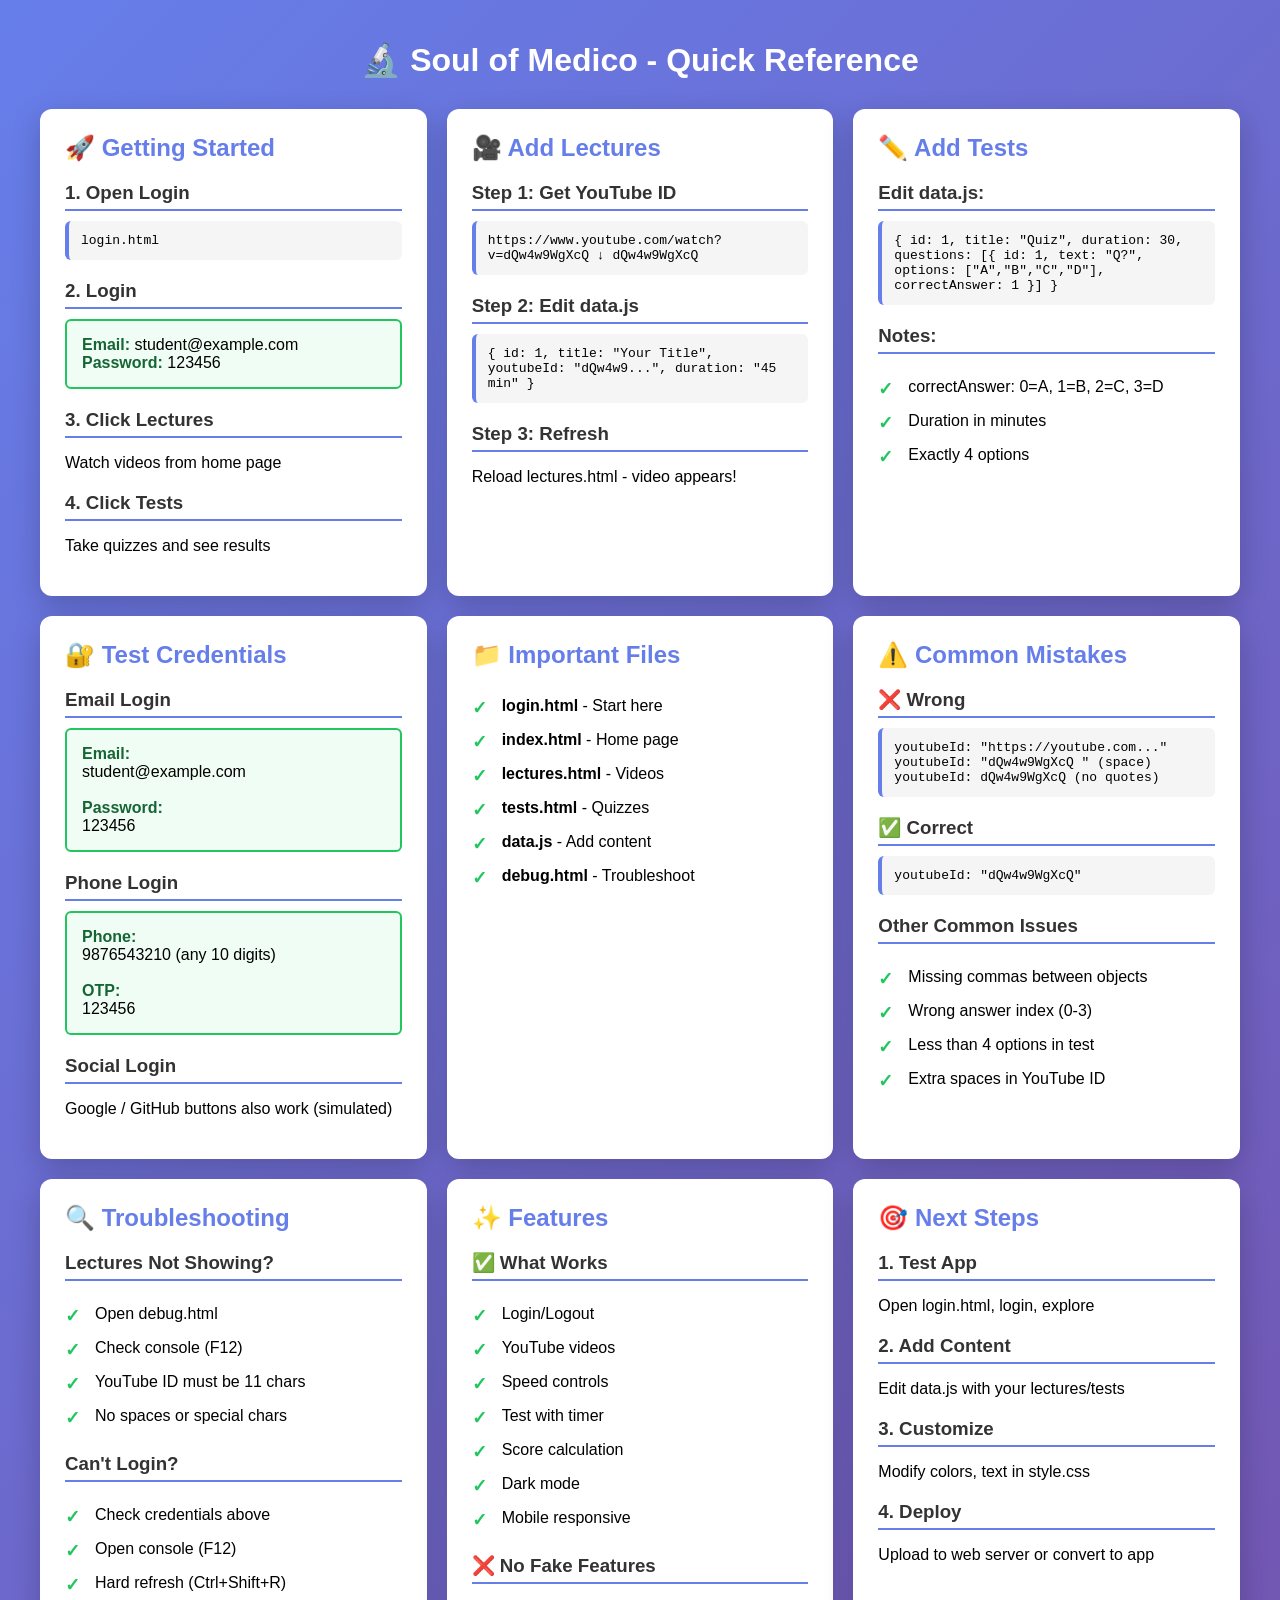
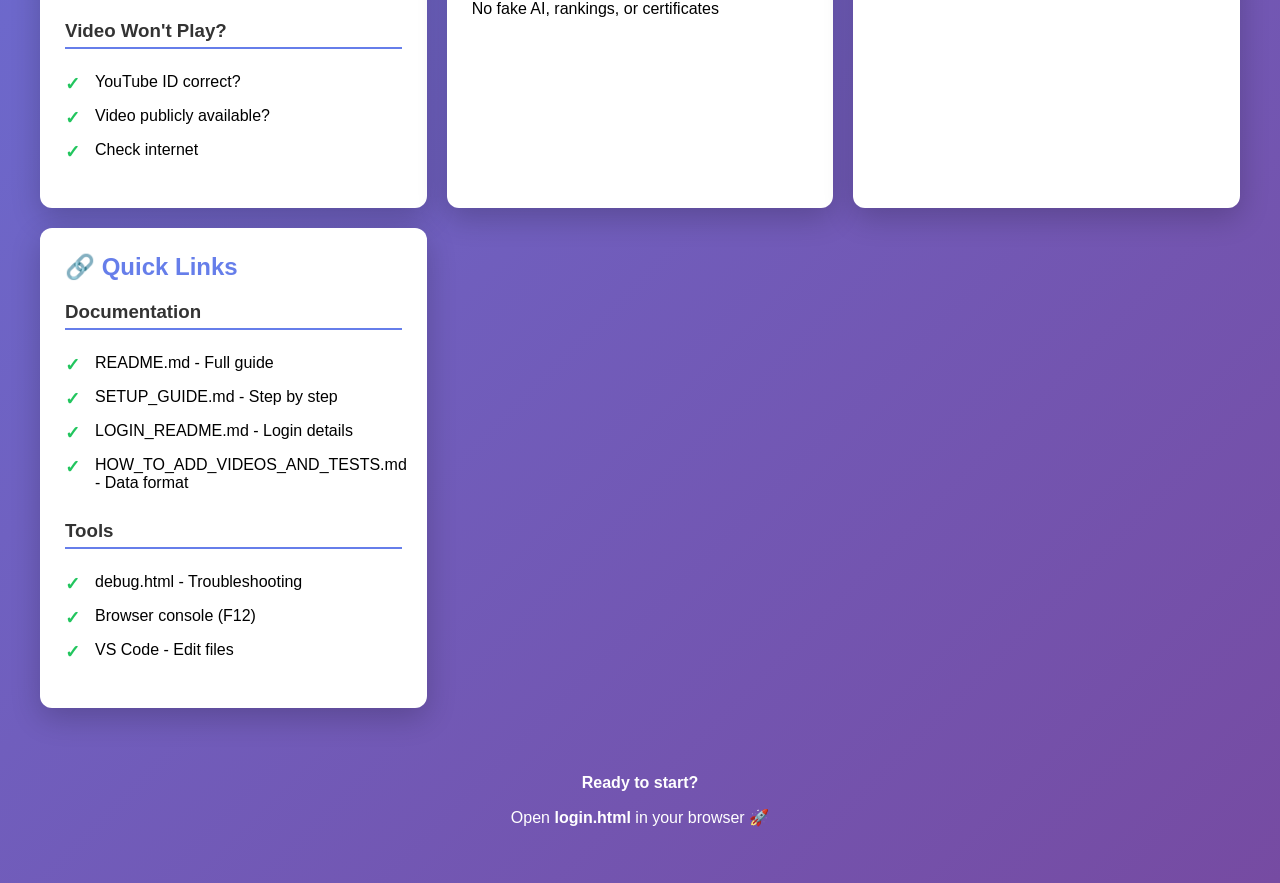
<file: QUICK_REFERENCE.html>
<!DOCTYPE html>
<html lang="en">
<head>
    <meta charset="UTF-8">
    <meta name="viewport" content="width=device-width, initial-scale=1.0">
    <title>Quick Reference - Soul of Medico</title>
    <style>
        body {
            font-family: -apple-system, BlinkMacSystemFont, 'Segoe UI', Roboto, sans-serif;
            padding: 20px;
            background: linear-gradient(135deg, #667eea 0%, #764ba2 100%);
            min-height: 100vh;
            margin: 0;
        }

        .container {
            max-width: 1200px;
            margin: 0 auto;
        }

        h1 {
            text-align: center;
            color: white;
            margin-bottom: 30px;
        }

        .cards {
            display: grid;
            grid-template-columns: repeat(auto-fit, minmax(350px, 1fr));
            gap: 20px;
            margin-bottom: 30px;
        }

        .card {
            background: white;
            border-radius: 12px;
            padding: 25px;
            box-shadow: 0 10px 30px rgba(0,0,0,0.2);
        }

        .card h2 {
            color: #667eea;
            margin-top: 0;
            display: flex;
            align-items: center;
            gap: 10px;
        }

        .card h3 {
            color: #333;
            margin-top: 20px;
            margin-bottom: 10px;
            border-bottom: 2px solid #667eea;
            padding-bottom: 5px;
        }

        .code {
            background: #f5f5f5;
            padding: 12px;
            border-radius: 6px;
            font-family: monospace;
            font-size: 13px;
            overflow-x: auto;
            border-left: 4px solid #667eea;
            margin: 10px 0;
        }

        .checklist {
            list-style: none;
            padding: 0;
        }

        .checklist li {
            padding: 8px 0;
            padding-left: 30px;
            position: relative;
        }

        .checklist li:before {
            content: "✓";
            position: absolute;
            left: 0;
            color: #22c55e;
            font-weight: bold;
            font-size: 18px;
        }

        .credentials {
            background: #f0fdf4;
            border: 2px solid #22c55e;
            padding: 15px;
            border-radius: 6px;
            margin: 10px 0;
        }

        .credentials strong {
            color: #166534;
        }

        .warning {
            background: #fef3c7;
            border: 2px solid #f59e0b;
            padding: 15px;
            border-radius: 6px;
            margin: 10px 0;
        }

        .warning strong {
            color: #92400e;
        }

        .button {
            display: inline-block;
            background: #667eea;
            color: white;
            padding: 12px 24px;
            border-radius: 6px;
            text-decoration: none;
            cursor: pointer;
            border: none;
            font-size: 14px;
            margin: 10px 5px 10px 0;
            transition: all 0.3s;
        }

        .button:hover {
            background: #5568d3;
            transform: translateY(-2px);
        }

        .grid-2 {
            display: grid;
            grid-template-columns: 1fr 1fr;
            gap: 10px;
        }

        @media (max-width: 768px) {
            .grid-2 {
                grid-template-columns: 1fr;
            }

            .cards {
                grid-template-columns: 1fr;
            }
        }
    </style>
</head>
<body>

<div class="container">
    <h1>🔬 Soul of Medico - Quick Reference</h1>

    <div class="cards">
        <!-- Getting Started -->
        <div class="card">
            <h2>🚀 Getting Started</h2>
            
            <h3>1. Open Login</h3>
            <div class="code">login.html</div>

            <h3>2. Login</h3>
            <div class="credentials">
                <strong>Email:</strong> student@example.com<br>
                <strong>Password:</strong> 123456
            </div>

            <h3>3. Click Lectures</h3>
            <p>Watch videos from home page</p>

            <h3>4. Click Tests</h3>
            <p>Take quizzes and see results</p>
        </div>

        <!-- Add Lectures -->
        <div class="card">
            <h2>🎥 Add Lectures</h2>

            <h3>Step 1: Get YouTube ID</h3>
            <div class="code">
https://www.youtube.com/watch?v=dQw4w9WgXcQ
                        ↓
                    dQw4w9WgXcQ
            </div>

            <h3>Step 2: Edit data.js</h3>
            <div class="code">{
  id: 1,
  title: "Your Title",
  youtubeId: "dQw4w9...",
  duration: "45 min"
}</div>

            <h3>Step 3: Refresh</h3>
            <p>Reload lectures.html - video appears!</p>
        </div>

        <!-- Add Tests -->
        <div class="card">
            <h2>✏️ Add Tests</h2>

            <h3>Edit data.js:</h3>
            <div class="code">{
  id: 1,
  title: "Quiz",
  duration: 30,
  questions: [{
    id: 1,
    text: "Q?",
    options: ["A","B","C","D"],
    correctAnswer: 1
  }]
}</div>

            <h3>Notes:</h3>
            <ul class="checklist">
                <li>correctAnswer: 0=A, 1=B, 2=C, 3=D</li>
                <li>Duration in minutes</li>
                <li>Exactly 4 options</li>
            </ul>
        </div>

        <!-- Credentials -->
        <div class="card">
            <h2>🔐 Test Credentials</h2>

            <h3>Email Login</h3>
            <div class="credentials">
                <strong>Email:</strong><br>student@example.com<br><br>
                <strong>Password:</strong><br>123456
            </div>

            <h3>Phone Login</h3>
            <div class="credentials">
                <strong>Phone:</strong><br>9876543210 (any 10 digits)<br><br>
                <strong>OTP:</strong><br>123456
            </div>

            <h3>Social Login</h3>
            <p>Google / GitHub buttons also work (simulated)</p>
        </div>

        <!-- File Structure -->
        <div class="card">
            <h2>📁 Important Files</h2>

            <ul class="checklist">
                <li><strong>login.html</strong> - Start here</li>
                <li><strong>index.html</strong> - Home page</li>
                <li><strong>lectures.html</strong> - Videos</li>
                <li><strong>tests.html</strong> - Quizzes</li>
                <li><strong>data.js</strong> - Add content</li>
                <li><strong>debug.html</strong> - Troubleshoot</li>
            </ul>
        </div>

        <!-- Common Mistakes -->
        <div class="card">
            <h2>⚠️ Common Mistakes</h2>

            <h3>❌ Wrong</h3>
            <div class="code">youtubeId: "https://youtube.com..."
youtubeId: "dQw4w9WgXcQ "  (space)
youtubeId: dQw4w9WgXcQ  (no quotes)</div>

            <h3>✅ Correct</h3>
            <div class="code">youtubeId: "dQw4w9WgXcQ"</div>

            <h3>Other Common Issues</h3>
            <ul class="checklist">
                <li>Missing commas between objects</li>
                <li>Wrong answer index (0-3)</li>
                <li>Less than 4 options in test</li>
                <li>Extra spaces in YouTube ID</li>
            </ul>
        </div>

        <!-- Troubleshooting -->
        <div class="card">
            <h2>🔍 Troubleshooting</h2>

            <h3>Lectures Not Showing?</h3>
            <ul class="checklist">
                <li>Open debug.html</li>
                <li>Check console (F12)</li>
                <li>YouTube ID must be 11 chars</li>
                <li>No spaces or special chars</li>
            </ul>

            <h3>Can't Login?</h3>
            <ul class="checklist">
                <li>Check credentials above</li>
                <li>Open console (F12)</li>
                <li>Hard refresh (Ctrl+Shift+R)</li>
            </ul>

            <h3>Video Won't Play?</h3>
            <ul class="checklist">
                <li>YouTube ID correct?</li>
                <li>Video publicly available?</li>
                <li>Check internet</li>
            </ul>
        </div>

        <!-- Features -->
        <div class="card">
            <h2>✨ Features</h2>

            <h3>✅ What Works</h3>
            <ul class="checklist">
                <li>Login/Logout</li>
                <li>YouTube videos</li>
                <li>Speed controls</li>
                <li>Test with timer</li>
                <li>Score calculation</li>
                <li>Dark mode</li>
                <li>Mobile responsive</li>
            </ul>

            <h3>❌ No Fake Features</h3>
            <p>No fake AI, rankings, or certificates</p>
        </div>

        <!-- Next Steps -->
        <div class="card">
            <h2>🎯 Next Steps</h2>

            <h3>1. Test App</h3>
            <p>Open login.html, login, explore</p>

            <h3>2. Add Content</h3>
            <p>Edit data.js with your lectures/tests</p>

            <h3>3. Customize</h3>
            <p>Modify colors, text in style.css</p>

            <h3>4. Deploy</h3>
            <p>Upload to web server or convert to app</p>
        </div>

        <!-- Quick Links -->
        <div class="card">
            <h2>🔗 Quick Links</h2>

            <h3>Documentation</h3>
            <ul class="checklist">
                <li>README.md - Full guide</li>
                <li>SETUP_GUIDE.md - Step by step</li>
                <li>LOGIN_README.md - Login details</li>
                <li>HOW_TO_ADD_VIDEOS_AND_TESTS.md - Data format</li>
            </ul>

            <h3>Tools</h3>
            <ul class="checklist">
                <li>debug.html - Troubleshooting</li>
                <li>Browser console (F12)</li>
                <li>VS Code - Edit files</li>
            </ul>
        </div>
    </div>

    <div style="text-align: center; color: white; padding: 20px;">
        <p><strong>Ready to start?</strong></p>
        <p>Open <strong>login.html</strong> in your browser 🚀</p>
    </div>
</div>

</body>
</html>
</file>
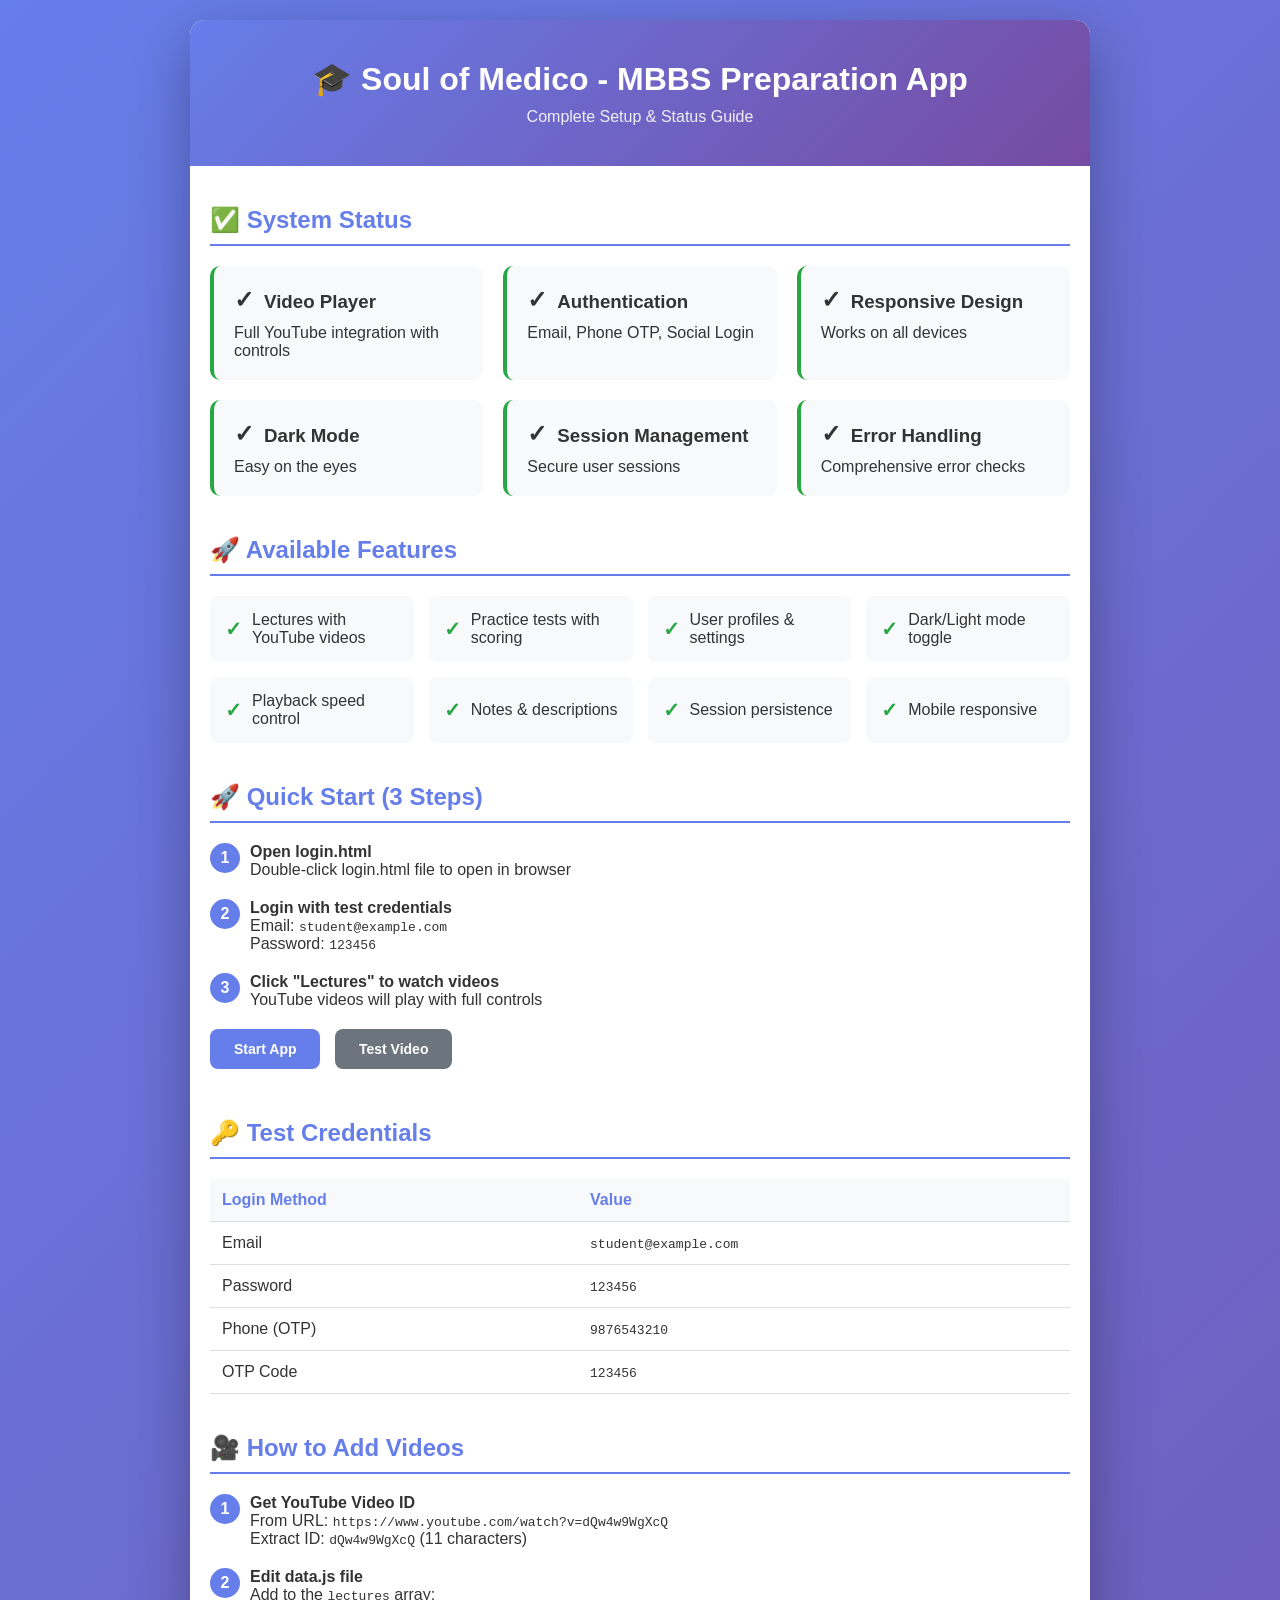
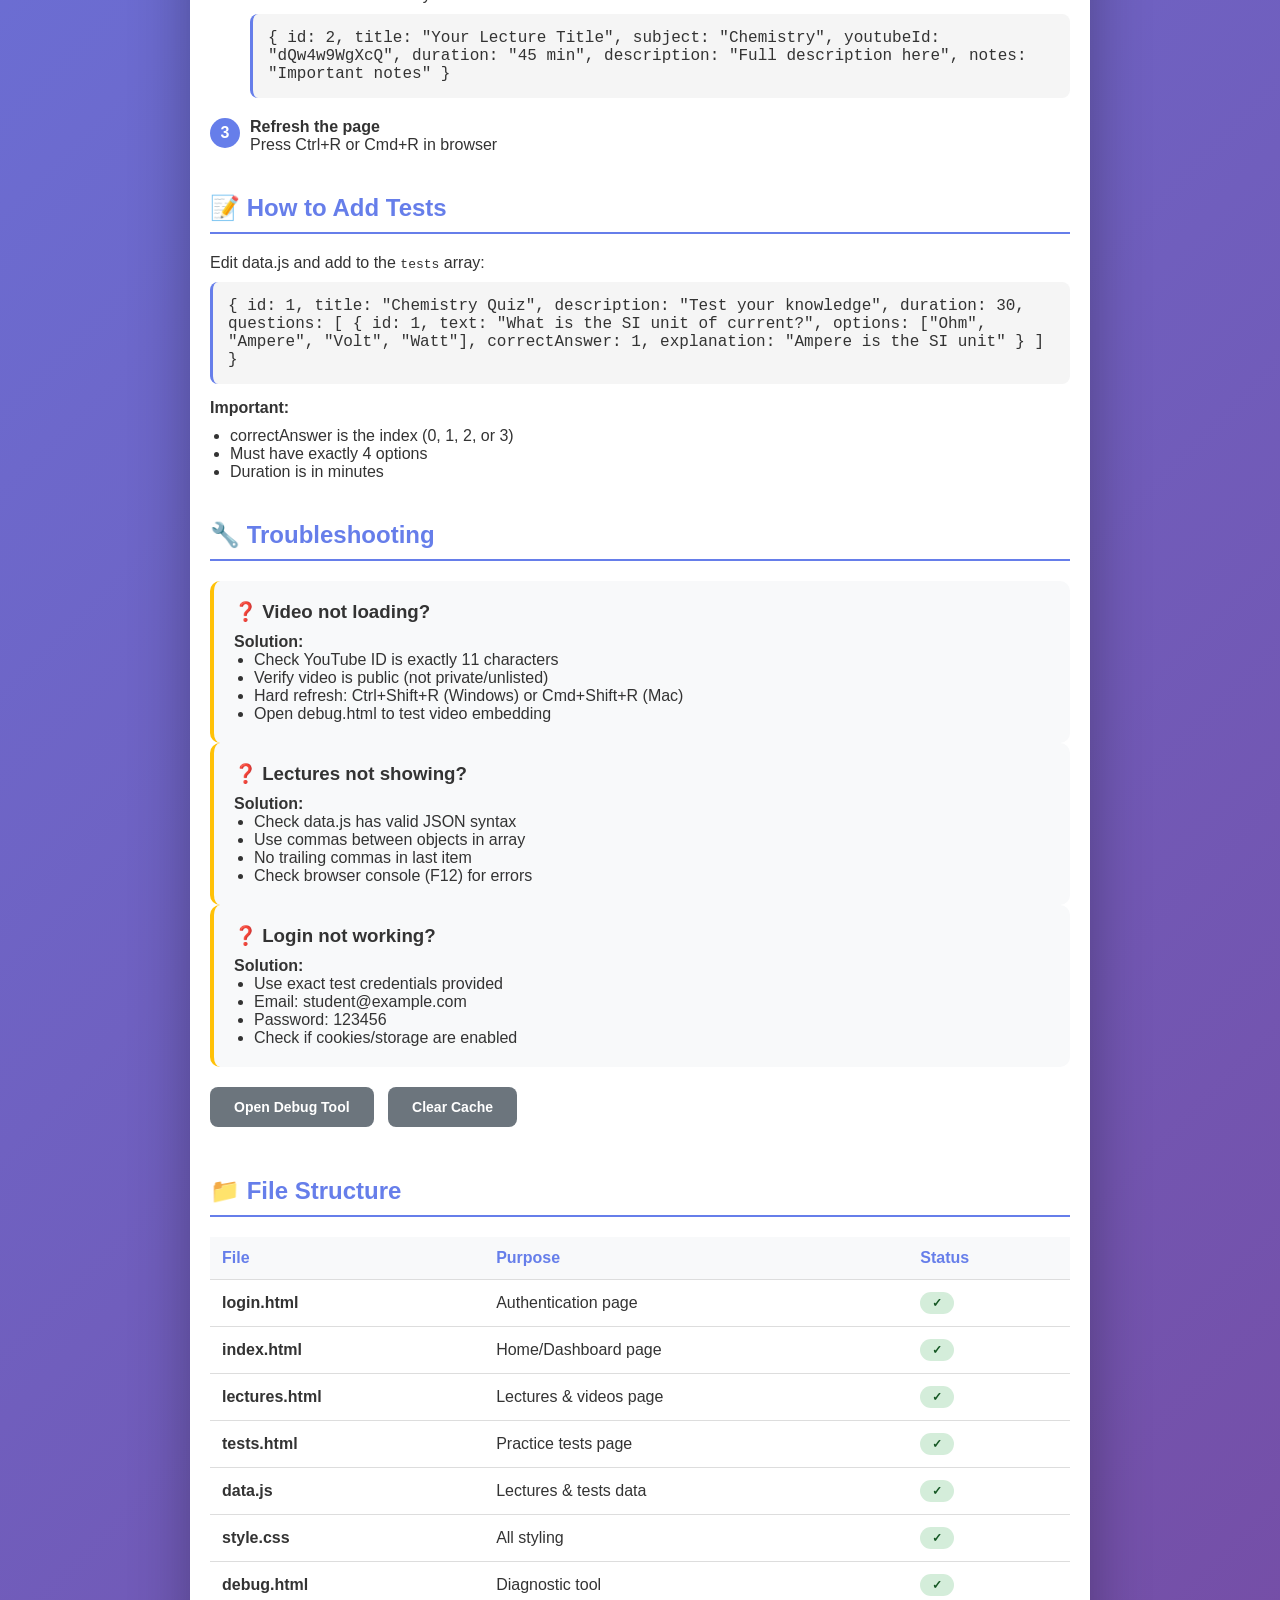
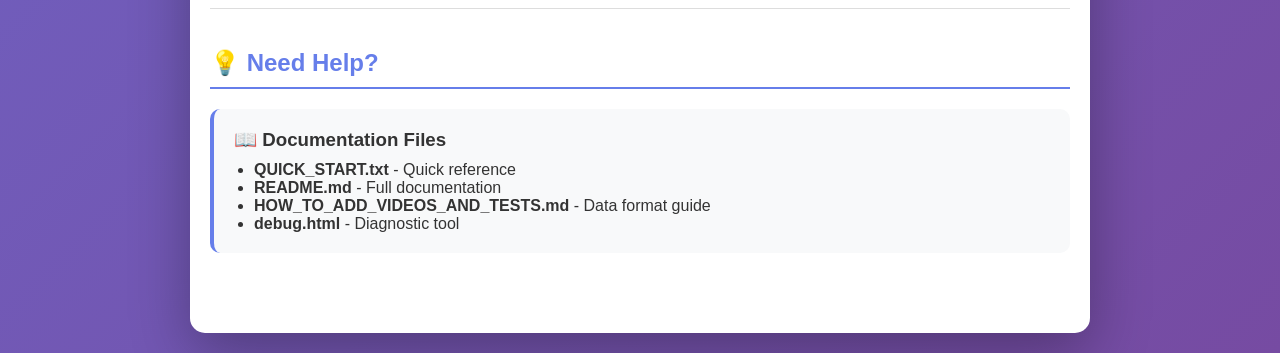
<file: STATUS.html>
<!DOCTYPE html>
<html lang="en">
<head>
    <meta charset="UTF-8">
    <meta name="viewport" content="width=device-width, initial-scale=1.0">
    <title>App Status & Setup - Soul of Medico</title>
    <style>
        * {
            margin: 0;
            padding: 0;
            box-sizing: border-box;
        }
        body {
            font-family: 'Segoe UI', Tahoma, Geneva, Verdana, sans-serif;
            background: linear-gradient(135deg, #667eea 0%, #764ba2 100%);
            color: #333;
            padding: 20px;
            min-height: 100vh;
        }
        .container {
            max-width: 900px;
            margin: 0 auto;
            background: white;
            border-radius: 15px;
            box-shadow: 0 20px 60px rgba(0,0,0,0.3);
            overflow: hidden;
        }
        .header {
            background: linear-gradient(135deg, #667eea 0%, #764ba2 100%);
            color: white;
            padding: 40px 20px;
            text-align: center;
        }
        .header h1 {
            font-size: 32px;
            margin-bottom: 10px;
        }
        .header p {
            font-size: 16px;
            opacity: 0.9;
        }
        .content {
            padding: 40px 20px;
        }
        .section {
            margin-bottom: 40px;
        }
        .section h2 {
            font-size: 24px;
            color: #667eea;
            margin-bottom: 20px;
            padding-bottom: 10px;
            border-bottom: 2px solid #667eea;
        }
        .status-grid {
            display: grid;
            grid-template-columns: repeat(auto-fit, minmax(250px, 1fr));
            gap: 20px;
            margin-bottom: 20px;
        }
        .status-card {
            background: #f8f9fa;
            padding: 20px;
            border-radius: 10px;
            border-left: 4px solid #667eea;
        }
        .status-card.success {
            border-left-color: #28a745;
        }
        .status-card.warning {
            border-left-color: #ffc107;
        }
        .status-card.error {
            border-left-color: #dc3545;
        }
        .status-card h3 {
            margin-bottom: 10px;
            color: #333;
        }
        .status-icon {
            font-size: 24px;
            margin-right: 10px;
        }
        .steps {
            list-style: none;
            counter-reset: step-counter;
        }
        .steps li {
            counter-increment: step-counter;
            margin-bottom: 20px;
            padding-left: 40px;
            position: relative;
        }
        .steps li::before {
            content: counter(step-counter);
            position: absolute;
            left: 0;
            top: 0;
            background: #667eea;
            color: white;
            width: 30px;
            height: 30px;
            border-radius: 50%;
            display: flex;
            align-items: center;
            justify-content: center;
            font-weight: bold;
        }
        .code-block {
            background: #f5f5f5;
            padding: 15px;
            border-radius: 8px;
            font-family: 'Courier New', monospace;
            overflow-x: auto;
            margin: 10px 0;
            border-left: 3px solid #667eea;
        }
        button {
            background: #667eea;
            color: white;
            border: none;
            padding: 12px 24px;
            border-radius: 8px;
            cursor: pointer;
            font-size: 14px;
            font-weight: 600;
            transition: all 0.3s;
            margin-right: 10px;
            margin-bottom: 10px;
        }
        button:hover {
            background: #5568d3;
            transform: translateY(-2px);
            box-shadow: 0 5px 15px rgba(102, 126, 234, 0.4);
        }
        button.secondary {
            background: #6c757d;
        }
        button.secondary:hover {
            background: #5a6268;
        }
        .button-group {
            margin-top: 20px;
        }
        table {
            width: 100%;
            border-collapse: collapse;
            margin-top: 15px;
        }
        th, td {
            padding: 12px;
            text-align: left;
            border-bottom: 1px solid #ddd;
        }
        th {
            background: #f8f9fa;
            color: #667eea;
            font-weight: 600;
        }
        tr:hover {
            background: #f8f9fa;
        }
        .badge {
            display: inline-block;
            padding: 4px 12px;
            border-radius: 20px;
            font-size: 12px;
            font-weight: 600;
        }
        .badge-success {
            background: #d4edda;
            color: #155724;
        }
        .badge-warning {
            background: #fff3cd;
            color: #856404;
        }
        .badge-danger {
            background: #f8d7da;
            color: #721c24;
        }
        .feature-list {
            display: grid;
            grid-template-columns: repeat(auto-fit, minmax(200px, 1fr));
            gap: 15px;
        }
        .feature-item {
            padding: 15px;
            background: #f8f9fa;
            border-radius: 8px;
            display: flex;
            align-items: center;
            gap: 10px;
        }
        .feature-item::before {
            content: "✓";
            color: #28a745;
            font-weight: bold;
            font-size: 20px;
        }
    </style>
</head>
<body>

<div class="container">
    <div class="header">
        <h1>🎓 Soul of Medico - MBBS Preparation App</h1>
        <p>Complete Setup & Status Guide</p>
    </div>

    <div class="content">
        <!-- STATUS SECTION -->
        <div class="section">
            <h2>✅ System Status</h2>
            <div class="status-grid">
                <div class="status-card success">
                    <h3><span class="status-icon">✓</span>Video Player</h3>
                    <p>Full YouTube integration with controls</p>
                </div>
                <div class="status-card success">
                    <h3><span class="status-icon">✓</span>Authentication</h3>
                    <p>Email, Phone OTP, Social Login</p>
                </div>
                <div class="status-card success">
                    <h3><span class="status-icon">✓</span>Responsive Design</h3>
                    <p>Works on all devices</p>
                </div>
                <div class="status-card success">
                    <h3><span class="status-icon">✓</span>Dark Mode</h3>
                    <p>Easy on the eyes</p>
                </div>
                <div class="status-card success">
                    <h3><span class="status-icon">✓</span>Session Management</h3>
                    <p>Secure user sessions</p>
                </div>
                <div class="status-card success">
                    <h3><span class="status-icon">✓</span>Error Handling</h3>
                    <p>Comprehensive error checks</p>
                </div>
            </div>
        </div>

        <!-- FEATURES SECTION -->
        <div class="section">
            <h2>🚀 Available Features</h2>
            <div class="feature-list">
                <div class="feature-item">Lectures with YouTube videos</div>
                <div class="feature-item">Practice tests with scoring</div>
                <div class="feature-item">User profiles & settings</div>
                <div class="feature-item">Dark/Light mode toggle</div>
                <div class="feature-item">Playback speed control</div>
                <div class="feature-item">Notes & descriptions</div>
                <div class="feature-item">Session persistence</div>
                <div class="feature-item">Mobile responsive</div>
            </div>
        </div>

        <!-- QUICK START SECTION -->
        <div class="section">
            <h2>🚀 Quick Start (3 Steps)</h2>
            <ol class="steps">
                <li>
                    <strong>Open login.html</strong>
                    <p>Double-click login.html file to open in browser</p>
                </li>
                <li>
                    <strong>Login with test credentials</strong>
                    <p>
                        Email: <code>student@example.com</code><br>
                        Password: <code>123456</code>
                    </p>
                </li>
                <li>
                    <strong>Click "Lectures" to watch videos</strong>
                    <p>YouTube videos will play with full controls</p>
                </li>
            </ol>
            <div class="button-group">
                <button onclick="alert('Open login.html in browser')">Start App</button>
                <button onclick="testVideoPlayer()" class="secondary">Test Video</button>
            </div>
        </div>

        <!-- CREDENTIALS SECTION -->
        <div class="section">
            <h2>🔑 Test Credentials</h2>
            <table>
                <tr>
                    <th>Login Method</th>
                    <th>Value</th>
                </tr>
                <tr>
                    <td>Email</td>
                    <td><code>student@example.com</code></td>
                </tr>
                <tr>
                    <td>Password</td>
                    <td><code>123456</code></td>
                </tr>
                <tr>
                    <td>Phone (OTP)</td>
                    <td><code>9876543210</code></td>
                </tr>
                <tr>
                    <td>OTP Code</td>
                    <td><code>123456</code></td>
                </tr>
            </table>
        </div>

        <!-- ADD VIDEOS SECTION -->
        <div class="section">
            <h2>🎥 How to Add Videos</h2>
            <ol class="steps">
                <li>
                    <strong>Get YouTube Video ID</strong>
                    <p>From URL: <code>https://www.youtube.com/watch?v=dQw4w9WgXcQ</code></p>
                    <p>Extract ID: <code>dQw4w9WgXcQ</code> (11 characters)</p>
                </li>
                <li>
                    <strong>Edit data.js file</strong>
                    <p>Add to the <code>lectures</code> array:</p>
                    <div class="code-block">
{
    id: 2,
    title: "Your Lecture Title",
    subject: "Chemistry",
    youtubeId: "dQw4w9WgXcQ",
    duration: "45 min",
    description: "Full description here",
    notes: "Important notes"
}
                    </div>
                </li>
                <li>
                    <strong>Refresh the page</strong>
                    <p>Press Ctrl+R or Cmd+R in browser</p>
                </li>
            </ol>
        </div>

        <!-- ADD TESTS SECTION -->
        <div class="section">
            <h2>📝 How to Add Tests</h2>
            <p>Edit data.js and add to the <code>tests</code> array:</p>
            <div class="code-block">
{
    id: 1,
    title: "Chemistry Quiz",
    description: "Test your knowledge",
    duration: 30,
    questions: [
        {
            id: 1,
            text: "What is the SI unit of current?",
            options: ["Ohm", "Ampere", "Volt", "Watt"],
            correctAnswer: 1,
            explanation: "Ampere is the SI unit"
        }
    ]
}
            </div>
            <p style="margin-top: 15px;">
                <strong>Important:</strong> 
                <ul style="margin-left: 20px; margin-top: 10px;">
                    <li>correctAnswer is the index (0, 1, 2, or 3)</li>
                    <li>Must have exactly 4 options</li>
                    <li>Duration is in minutes</li>
                </ul>
            </p>
        </div>

        <!-- TROUBLESHOOTING SECTION -->
        <div class="section">
            <h2>🔧 Troubleshooting</h2>
            
            <div class="status-card warning">
                <h3>❓ Video not loading?</h3>
                <p><strong>Solution:</strong></p>
                <ul style="margin-left: 20px;">
                    <li>Check YouTube ID is exactly 11 characters</li>
                    <li>Verify video is public (not private/unlisted)</li>
                    <li>Hard refresh: Ctrl+Shift+R (Windows) or Cmd+Shift+R (Mac)</li>
                    <li>Open debug.html to test video embedding</li>
                </ul>
            </div>

            <div class="status-card warning">
                <h3>❓ Lectures not showing?</h3>
                <p><strong>Solution:</strong></p>
                <ul style="margin-left: 20px;">
                    <li>Check data.js has valid JSON syntax</li>
                    <li>Use commas between objects in array</li>
                    <li>No trailing commas in last item</li>
                    <li>Check browser console (F12) for errors</li>
                </ul>
            </div>

            <div class="status-card warning">
                <h3>❓ Login not working?</h3>
                <p><strong>Solution:</strong></p>
                <ul style="margin-left: 20px;">
                    <li>Use exact test credentials provided</li>
                    <li>Email: student@example.com</li>
                    <li>Password: 123456</li>
                    <li>Check if cookies/storage are enabled</li>
                </ul>
            </div>

            <div class="button-group">
                <button onclick="openDebug()" class="secondary">Open Debug Tool</button>
                <button onclick="clearCache()" class="secondary">Clear Cache</button>
            </div>
        </div>

        <!-- FILES SECTION -->
        <div class="section">
            <h2>📁 File Structure</h2>
            <table>
                <tr>
                    <th>File</th>
                    <th>Purpose</th>
                    <th>Status</th>
                </tr>
                <tr>
                    <td><strong>login.html</strong></td>
                    <td>Authentication page</td>
                    <td><span class="badge badge-success">✓</span></td>
                </tr>
                <tr>
                    <td><strong>index.html</strong></td>
                    <td>Home/Dashboard page</td>
                    <td><span class="badge badge-success">✓</span></td>
                </tr>
                <tr>
                    <td><strong>lectures.html</strong></td>
                    <td>Lectures & videos page</td>
                    <td><span class="badge badge-success">✓</span></td>
                </tr>
                <tr>
                    <td><strong>tests.html</strong></td>
                    <td>Practice tests page</td>
                    <td><span class="badge badge-success">✓</span></td>
                </tr>
                <tr>
                    <td><strong>data.js</strong></td>
                    <td>Lectures & tests data</td>
                    <td><span class="badge badge-success">✓</span></td>
                </tr>
                <tr>
                    <td><strong>style.css</strong></td>
                    <td>All styling</td>
                    <td><span class="badge badge-success">✓</span></td>
                </tr>
                <tr>
                    <td><strong>debug.html</strong></td>
                    <td>Diagnostic tool</td>
                    <td><span class="badge badge-success">✓</span></td>
                </tr>
            </table>
        </div>

        <!-- SUPPORT SECTION -->
        <div class="section">
            <h2>💡 Need Help?</h2>
            <div class="status-card">
                <h3>📖 Documentation Files</h3>
                <ul style="margin-left: 20px; margin-top: 10px;">
                    <li><strong>QUICK_START.txt</strong> - Quick reference</li>
                    <li><strong>README.md</strong> - Full documentation</li>
                    <li><strong>HOW_TO_ADD_VIDEOS_AND_TESTS.md</strong> - Data format guide</li>
                    <li><strong>debug.html</strong> - Diagnostic tool</li>
                </ul>
            </div>
        </div>

    </div>
</div>

<script>
    function testVideoPlayer() {
        const url = 'https://www.youtube.com/embed/dQw4w9WgXcQ';
        const newWindow = window.open();
        newWindow.document.write(`
            <!DOCTYPE html>
            <html>
            <head>
                <title>Video Test</title>
                <style>
                    body { margin: 0; background: #000; display: flex; align-items: center; justify-content: center; min-height: 100vh; }
                    iframe { width: 90vw; height: 90vh; border: none; }
                </style>
            </head>
            <body>
                <iframe src="${url}" allowfullscreen allow="autoplay; clipboard-write; encrypted-media; gyroscope; picture-in-picture;"></iframe>
            </body>
            </html>
        `);
    }

    function openDebug() {
        window.location.href = 'debug.html';
    }

    function clearCache() {
        localStorage.clear();
        sessionStorage.clear();
        alert('✅ Cache cleared! Please refresh the page.');
        location.reload();
    }
</script>

</body>
</html>
</file>
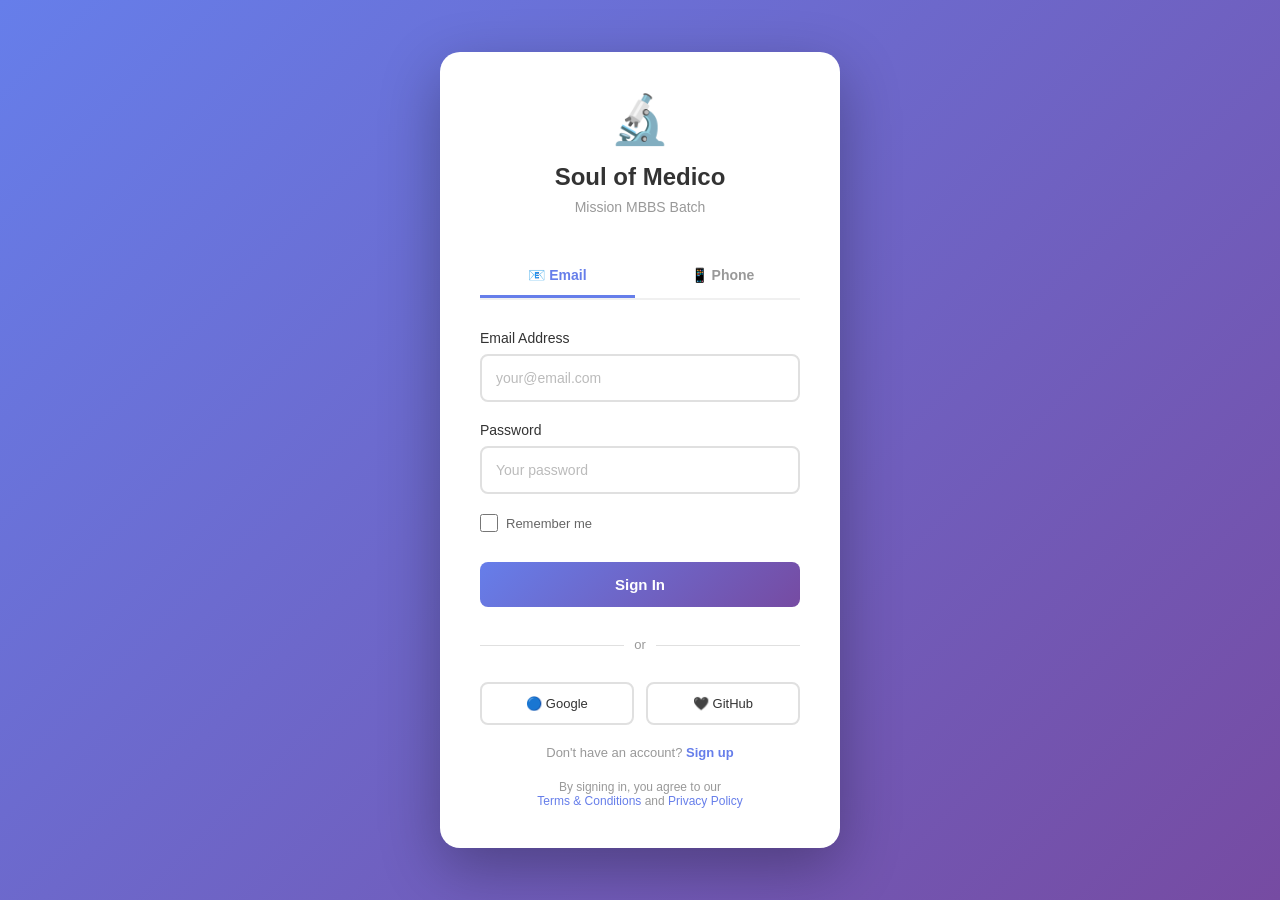
<file: tests.html>
<!DOCTYPE html>
<html lang="en">
<head>
    <meta charset="UTF-8">
    <meta name="viewport" content="width=device-width, initial-scale=1.0">
    <meta name="theme-color" content="#667eea">
    <meta name="description" content="Online Tests - Soul of Medico NEET Preparation">
    <title>Tests - Soul of Medico</title>
    <link rel="stylesheet" href="style.css">
    <link rel="manifest" href="manifest.json">
    <link rel="apple-touch-icon" href="data:image/svg+xml,<svg xmlns='http://www.w3.org/2000/svg' viewBox='0 0 192 192'><rect fill='%23667eea' width='192' height='192'/><text x='50%' y='50%' font-size='80' fill='white' text-anchor='middle' dominant-baseline='central' font-weight='bold'>📚</text></svg>">
</head>
<body>

<div class="container">
    <!-- TEST LIST VIEW -->
    <div class="screen test-screen active" id="testListScreen">
        <div class="top-bar">
            <button class="back-btn" onclick="goBack()">← Back</button>
            <div class="top-bar-center">
                <div class="batch-name">Tests</div>
            </div>
            <div style="width: 40px;"></div>
        </div>

        <div class="scroll-container">
            <div style="padding: 15px;">
                <h3 style="margin-bottom: 15px; color: #333;">Available Tests</h3>
                <div id="testsList"></div>
            </div>
        </div>
    </div>

    <!-- TEST SCREEN (QUESTION VIEW) -->
    <div class="screen test-screen" id="testQuestionScreen" style="display: none; flex-direction: column; padding: 0;">
        <div class="test-header">
            <button class="back-btn" onclick="exitTest()">← Exit</button>
            <div style="text-align: center; flex: 1;">
                <div style="font-weight: 600;" id="testTitle">Test</div>
                <div style="font-size: 12px; color: #999;" id="testTimer">00:00</div>
            </div>
            <div style="width: 40px; text-align: right; font-weight: 600;" id="questionCounter">1/20</div>
        </div>

        <div class="question-header">
            <div class="question-text" id="questionText">Question text will appear here</div>
        </div>

        <div class="question-body">
            <div class="options" id="optionsContainer"></div>
        </div>

        <div class="question-nav">
            <button class="btn-small btn-secondary" id="prevBtn" onclick="previousQuestion()" disabled>← Previous</button>
            <button class="btn-small btn-primary" onclick="submitTest()">Submit Test</button>
            <button class="btn-small btn-secondary" id="nextBtn" onclick="nextQuestion()">Next →</button>
        </div>
    </div>

    <!-- TEST RESULT SCREEN -->
    <div class="screen test-screen" id="testResultScreen" style="display: none; justify-content: center; align-items: center;">
        <div class="result-box">
            <div style="font-size: 48px;" id="resultIcon">✅</div>
            <div style="font-size: 18px; font-weight: 600; margin-top: 10px;">Test Complete!</div>
            <div class="result-score" id="resultScore">0/0</div>
            <div class="result-detail">Correct: <strong id="correctCount">0</strong></div>
            <div class="result-detail">Wrong: <strong id="wrongCount">0</strong></div>
            <div class="result-detail">Accuracy: <strong id="accuracy">0%</strong></div>
            <button class="btn btn-primary result-button" onclick="backToTestList()">Back to Tests</button>
        </div>
    </div>

    <!-- BOTTOM NAVIGATION -->
    <div class="bottom-nav">
        <button class="nav-item" onclick="goHome()">
            <div class="nav-icon">🏠</div>
            Home
        </button>
        <button class="nav-item" onclick="goLectures()">
            <div class="nav-icon">🎥</div>
            Lectures
        </button>
        <button class="nav-item active" onclick="goTests()">
            <div class="nav-icon">📝</div>
            Tests
        </button>
        <button class="nav-item" onclick="goProfile()">
            <div class="nav-icon">👤</div>
            Profile
        </button>
    </div>
</div>

<script src="data.js"></script>
<script src="tests.js"></script>
</body>
</html>
</file>
<file: style.css>
* {
    margin: 0;
    padding: 0;
    box-sizing: border-box;
}

body {
    font-family: -apple-system, BlinkMacSystemFont, 'Segoe UI', Roboto, sans-serif;
    background: #f5f5f5;
    color: #333;
    overflow: hidden;
}

body.dark-mode {
    background: #0a0e27;
    color: #fff;
}

.container {
    width: 100%;
    height: 100vh;
    display: flex;
    flex-direction: column;
    position: relative;
}

/* ==================== SCREENS ==================== */
.screen {
    display: none;
    flex: 1;
    flex-direction: column;
    width: 100%;
    height: 100%;
}

.screen.active {
    display: flex;
}

/* ==================== LOGIN SCREEN ==================== */
.login-screen {
    justify-content: center;
    align-items: center;
    background: linear-gradient(135deg, #667eea 0%, #764ba2 100%);
}

.login-box {
    background: white;
    padding: 40px 30px;
    border-radius: 15px;
    text-align: center;
    width: 100%;
    max-width: 350px;
    box-shadow: 0 20px 60px rgba(0,0,0,0.2);
}

.login-box.dark-mode {
    background: #1a1f3a;
    color: #fff;
}

.logo {
    font-size: 32px;
    font-weight: bold;
    color: #667eea;
    margin-bottom: 5px;
}

.login-box.dark-mode .logo {
    color: #8b9aff;
}

.tagline {
    color: #999;
    font-size: 14px;
    margin-bottom: 30px;
}

.login-box.dark-mode .tagline {
    color: #aaa;
}

/* ==================== BUTTONS ==================== */
.btn {
    width: 100%;
    padding: 14px;
    margin: 10px 0;
    border: none;
    border-radius: 8px;
    font-size: 15px;
    font-weight: 500;
    cursor: pointer;
    transition: all 0.3s;
}

.btn-primary {
    background: #667eea;
    color: white;
}

.btn-primary:hover {
    background: #5568d3;
    transform: translateY(-2px);
}

.btn-secondary {
    background: #f0f0f0;
    color: #333;
    border: 1px solid #ddd;
}

.btn-secondary:hover {
    background: #e8e8e8;
    transform: translateY(-2px);
}

.login-box.dark-mode .btn-secondary {
    background: #2a2f4a;
    color: #fff;
    border: 1px solid #3a3f5a;
}

.btn-small {
    padding: 10px 20px;
    border-radius: 6px;
    border: none;
    cursor: pointer;
    font-size: 14px;
    font-weight: 500;
    transition: all 0.3s;
}

.btn-small-primary {
    background: #667eea;
    color: white;
}

.btn-small-primary:hover {
    background: #5568d3;
}

/* ==================== TOP BAR ==================== */
.top-bar {
    background: white;
    padding: 15px 20px;
    display: flex;
    justify-content: space-between;
    align-items: center;
    border-bottom: 1px solid #eee;
    padding-top: 20px;
    z-index: 10;
}

body.dark-mode .top-bar {
    background: #1a1f3a;
    border-bottom: 1px solid #333;
}

.profile-icon {
    width: 40px;
    height: 40px;
    border-radius: 50%;
    background: #667eea;
    color: white;
    display: flex;
    justify-content: center;
    align-items: center;
    cursor: pointer;
    font-weight: bold;
    transition: all 0.3s;
}

.profile-icon:hover {
    transform: scale(1.1);
}

.top-bar-center {
    text-align: center;
}

.batch-name {
    font-weight: 600;
    font-size: 16px;
}

.batch-info {
    font-size: 12px;
    color: #999;
}

body.dark-mode .batch-info {
    color: #aaa;
}

.notification-bell {
    font-size: 20px;
    cursor: pointer;
    transition: all 0.3s;
}

.notification-bell:hover {
    transform: scale(1.2);
}

.back-btn {
    background: none;
    border: none;
    font-size: 20px;
    cursor: pointer;
    color: #667eea;
}

.video-title {
    font-weight: 600;
    flex: 1;
    text-align: center;
}

/* ==================== SCROLL CONTAINER ==================== */
.scroll-container {
    flex: 1;
    overflow-y: auto;
    padding: 15px;
}

.scroll-container::-webkit-scrollbar {
    width: 6px;
}

.scroll-container::-webkit-scrollbar-track {
    background: #f0f0f0;
}

body.dark-mode .scroll-container::-webkit-scrollbar-track {
    background: #1a1f3a;
}

.scroll-container::-webkit-scrollbar-thumb {
    background: #667eea;
    border-radius: 3px;
}

/* ==================== CARDS ==================== */
.card {
    background: white;
    border-radius: 12px;
    padding: 20px;
    margin: 10px 0;
    box-shadow: 0 2px 8px rgba(0,0,0,0.08);
    transition: all 0.3s;
    cursor: pointer;
}

body.dark-mode .card {
    background: #1a1f3a;
    box-shadow: 0 2px 8px rgba(0,0,0,0.3);
}

.card:hover {
    box-shadow: 0 5px 15px rgba(0,0,0,0.12);
    transform: translateY(-2px);
}

.card-title {
    font-weight: 600;
    font-size: 16px;
    margin-bottom: 10px;
    color: #333;
}

body.dark-mode .card-title {
    color: #fff;
}

.card-subtitle {
    font-size: 14px;
    color: #999;
    margin-bottom: 15px;
}

body.dark-mode .card-subtitle {
    color: #aaa;
}

/* ==================== VIDEO PLAYER ==================== */
.video-container {
    width: 100%;
    aspect-ratio: 16/9;
    background: #000;
    display: flex;
    justify-content: center;
    align-items: center;
    position: relative;
    overflow: hidden;
    min-height: 300px;
}

.video-container iframe,
.lecture-video {
    width: 100% !important;
    height: 100% !important;
    border: none !important;
    display: block !important;
    position: absolute !important;
    top: 0 !important;
    left: 0 !important;
    right: 0 !important;
    bottom: 0 !important;
}

.video-container iframe::-webkit-scrollbar,
.lecture-video::-webkit-scrollbar {
    display: none;
}

.video-header {
    display: flex;
    align-items: center;
    gap: 15px;
    padding: 15px 20px;
    background: white;
    border-bottom: 1px solid #eee;
    min-height: 55px;
    flex-shrink: 0;
}

body.dark-mode .video-header {
    background: #1a1f3a;
    border-bottom: 1px solid #333;
}

.video-header .back-btn {
    font-size: 16px;
    padding: 8px 12px;
    flex-shrink: 0;
}

.video-title {
    font-size: 16px;
    font-weight: 600;
    color: #333;
    flex: 1;
    white-space: nowrap;
    overflow: hidden;
    text-overflow: ellipsis;
}

body.dark-mode .video-title {
    color: #fff;
}

.video-controls {
    padding: 15px 20px;
    background: white;
    border-bottom: 1px solid #eee;
    display: flex;
    gap: 10px;
    align-items: center;
}

body.dark-mode .video-controls {
    background: #1a1f3a;
    border-bottom: 1px solid #333;
}

.speed-btn {
    padding: 8px 16px;
    border: 1px solid #ddd;
    background: white;
    border-radius: 6px;
    cursor: pointer;
    font-size: 13px;
    font-weight: 500;
    transition: all 0.3s;
    color: #333;
}

body.dark-mode .speed-btn {
    background: #2a2f4a;
    border-color: #444;
    color: #fff;
}

.speed-btn:hover {
    background: #f5f5f5;
    border-color: #667eea;
}

body.dark-mode .speed-btn:hover {
    background: #3a3f5a;
    border-color: #667eea;
}

.speed-btn.active {
    background: #667eea;
    color: white;
    border-color: #667eea;
}

.desc-content {
    display: none;
    padding: 20px;
    color: #555;
    overflow-y: auto;
    flex: 1;
    line-height: 1.6;
    font-size: 14px;
}

body.dark-mode .desc-content {
    color: #ccc;
}

.video-description {
    padding: 20px;
    flex: 1;
    overflow-y: auto;
}

.description-tabs {
    display: flex;
    gap: 20px;
    border-bottom: 1px solid #eee;
    padding: 0 20px;
    margin-top: 10px;
}

body.dark-mode .description-tabs {
    border-bottom: 1px solid #333;
}

.desc-tab {
    padding: 12px 20px;
    cursor: pointer;
    border-bottom: 3px solid transparent;
    color: #999;
    font-weight: 500;
    transition: all 0.3s;
    font-size: 14px;
}

.desc-tab:hover {
    color: #667eea;
}

body.dark-mode .desc-tab {
    color: #999;
}

body.dark-mode .desc-tab:hover {
    color: #7c88ee;
}

.desc-tab.active {
    color: #667eea;
    border-bottom-color: #667eea;
}

body.dark-mode .desc-tab.active {
    color: #7c88ee;
    border-bottom-color: #7c88ee;
}

.desc-content {
    display: none;
    padding: 20px;
    color: #555;
    overflow-y: auto;
    flex: 1;
    line-height: 1.6;
    font-size: 14px;
    animation: fadeIn 0.3s ease-in;
}

body.dark-mode .desc-content {
    color: #ccc;
}

.desc-content.active {
    display: block;
}

@keyframes fadeIn {
    from {
        opacity: 0;
        transform: translateY(-10px);
    }
    to {
        opacity: 1;
        transform: translateY(0);
    }
}

.desc-content.active {
    display: block;
}

/* ==================== QUESTIONS ==================== */
.question-header {
    background: white;
    padding: 20px;
    border-bottom: 1px solid #eee;
}

body.dark-mode .question-header {
    background: #1a1f3a;
    border-bottom: 1px solid #333;
}

.test-header {
    background: white;
    padding: 15px 20px;
    display: flex;
    justify-content: space-between;
    align-items: center;
    border-bottom: 1px solid #eee;
}

body.dark-mode .test-header {
    background: #1a1f3a;
    border-bottom: 1px solid #333;
}

.question-text {
    font-weight: 500;
    font-size: 15px;
    line-height: 1.6;
}

.question-body {
    flex: 1;
    overflow-y: auto;
    padding: 20px;
}

.options {
    display: flex;
    flex-direction: column;
    gap: 12px;
}

.option {
    padding: 15px;
    border: 2px solid #eee;
    border-radius: 8px;
    cursor: pointer;
    transition: all 0.3s;
    background: white;
}

body.dark-mode .option {
    background: #1a1f3a;
    border-color: #333;
}

.option:hover {
    border-color: #667eea;
    background: #f9f9ff;
}

body.dark-mode .option:hover {
    background: #2a2f4a;
}

.option.selected {
    border-color: #667eea;
    background: #f0f4ff;
}

body.dark-mode .option.selected {
    background: #2a2f4a;
}

.option.correct {
    border-color: #22c55e;
    background: #f0fdf4;
}

.option.incorrect {
    border-color: #ef4444;
    background: #fef2f2;
}

.option-text {
    font-weight: 500;
}

.question-nav {
    display: flex;
    gap: 10px;
    padding: 15px 20px;
    background: white;
    border-top: 1px solid #eee;
}

body.dark-mode .question-nav {
    background: #1a1f3a;
    border-top: 1px solid #333;
}

.question-nav button {
    flex: 1;
    padding: 12px;
    border-radius: 6px;
    border: none;
    cursor: pointer;
    font-weight: 500;
    transition: all 0.3s;
}

.question-nav button:disabled {
    opacity: 0.5;
    cursor: not-allowed;
}

/* ==================== RESULTS ==================== */
.result-box {
    background: white;
    padding: 40px;
    border-radius: 12px;
    text-align: center;
    max-width: 350px;
    box-shadow: 0 10px 30px rgba(0,0,0,0.1);
}

body.dark-mode .result-box {
    background: #1a1f3a;
}

.result-score {
    font-size: 64px;
    font-weight: bold;
    color: #667eea;
    margin: 20px 0;
}

.result-detail {
    font-size: 14px;
    color: #999;
    margin: 10px 0;
}

body.dark-mode .result-detail {
    color: #aaa;
}

.result-detail strong {
    color: #333;
    font-weight: 600;
}

body.dark-mode .result-detail strong {
    color: #fff;
}

.result-button {
    margin-top: 30px;
}

/* ==================== PROFILE ==================== */
.profile-section {
    background: white;
    padding: 20px;
    margin: 15px;
    border-radius: 12px;
}

body.dark-mode .profile-section {
    background: #1a1f3a;
}

.profile-item {
    display: flex;
    justify-content: space-between;
    align-items: center;
    padding: 15px 0;
    border-bottom: 1px solid #eee;
}

body.dark-mode .profile-item {
    border-bottom: 1px solid #333;
}

.profile-item:last-child {
    border-bottom: none;
}

.profile-label {
    font-weight: 500;
    color: #666;
}

body.dark-mode .profile-label {
    color: #aaa;
}

.profile-value {
    font-weight: 600;
    color: #333;
}

body.dark-mode .profile-value {
    color: #fff;
}

/* ==================== SETTINGS ==================== */
.settings-group {
    background: white;
    padding: 20px;
    margin: 15px;
    border-radius: 12px;
}

body.dark-mode .settings-group {
    background: #1a1f3a;
}

.settings-title {
    font-weight: 600;
    margin-bottom: 15px;
    color: #333;
}

body.dark-mode .settings-title {
    color: #fff;
}

.settings-item {
    display: flex;
    justify-content: space-between;
    align-items: center;
    padding: 12px 0;
}

.toggle-switch {
    width: 50px;
    height: 28px;
    background: #ddd;
    border-radius: 14px;
    position: relative;
    cursor: pointer;
    transition: all 0.3s;
}

.toggle-switch.active {
    background: #667eea;
}

.toggle-switch::after {
    content: '';
    position: absolute;
    width: 24px;
    height: 24px;
    background: white;
    border-radius: 50%;
    top: 2px;
    left: 2px;
    transition: all 0.3s;
}

.toggle-switch.active::after {
    left: 24px;
}

/* ==================== BOTTOM NAV ==================== */
.bottom-nav {
    position: fixed;
    bottom: 0;
    width: 100%;
    background: white;
    border-top: 1px solid #eee;
    display: flex;
    justify-content: space-around;
    padding: 8px 0;
    z-index: 100;
}

body.dark-mode .bottom-nav {
    background: #1a1f3a;
    border-top: 1px solid #333;
}

.nav-item {
    flex: 1;
    text-align: center;
    padding: 10px 0;
    cursor: pointer;
    transition: all 0.3s;
    border: none;
    background: none;
    color: #999;
    font-size: 10px;
    font-weight: 500;
}

.nav-item.active {
    color: #667eea;
}

.nav-icon {
    font-size: 24px;
    margin-bottom: 4px;
}

/* ==================== RESPONSIVE ==================== */
@media (max-width: 480px) {
    body {
        font-size: 14px;
    }

    .login-box {
        padding: 30px 20px;
    }

    .video-container {
        aspect-ratio: 16/9;
    }
}

h3 {
    color: #333;
}

body.dark-mode h3 {
    color: #fff;
}
</file>
